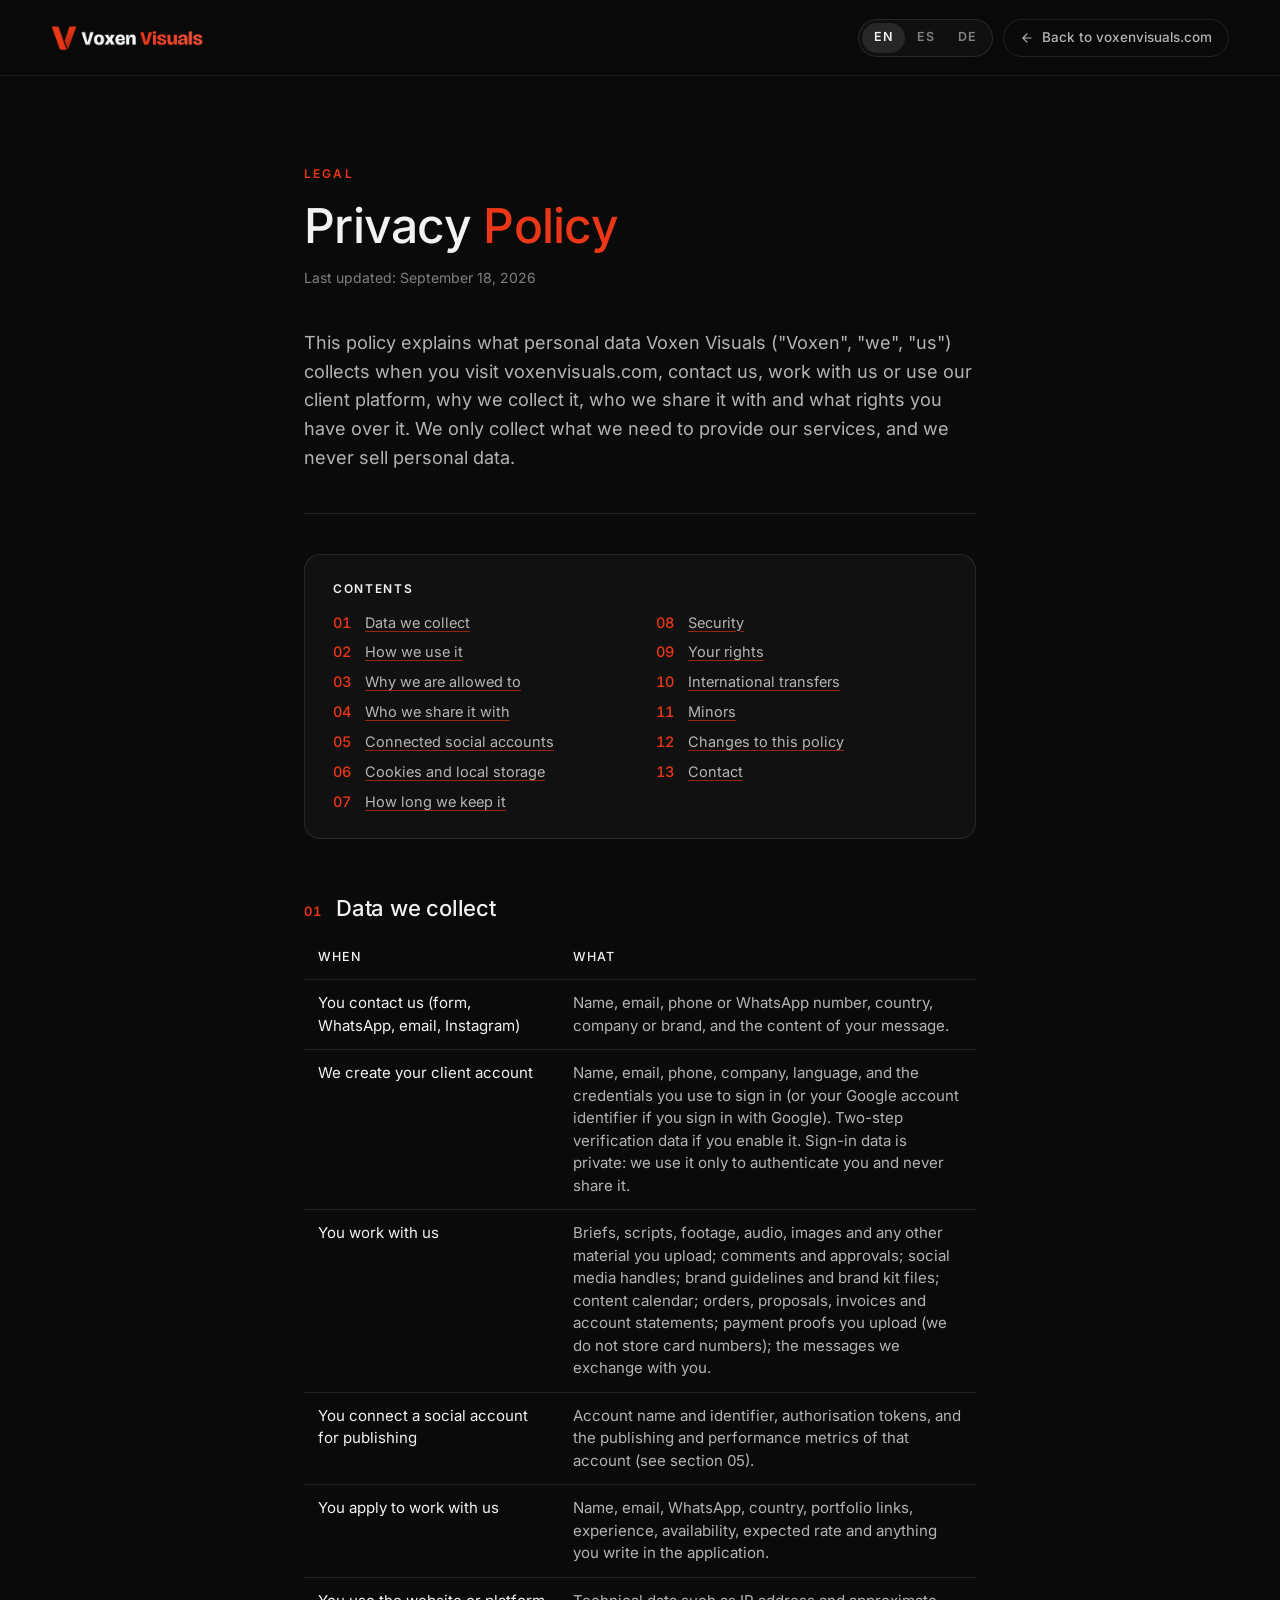
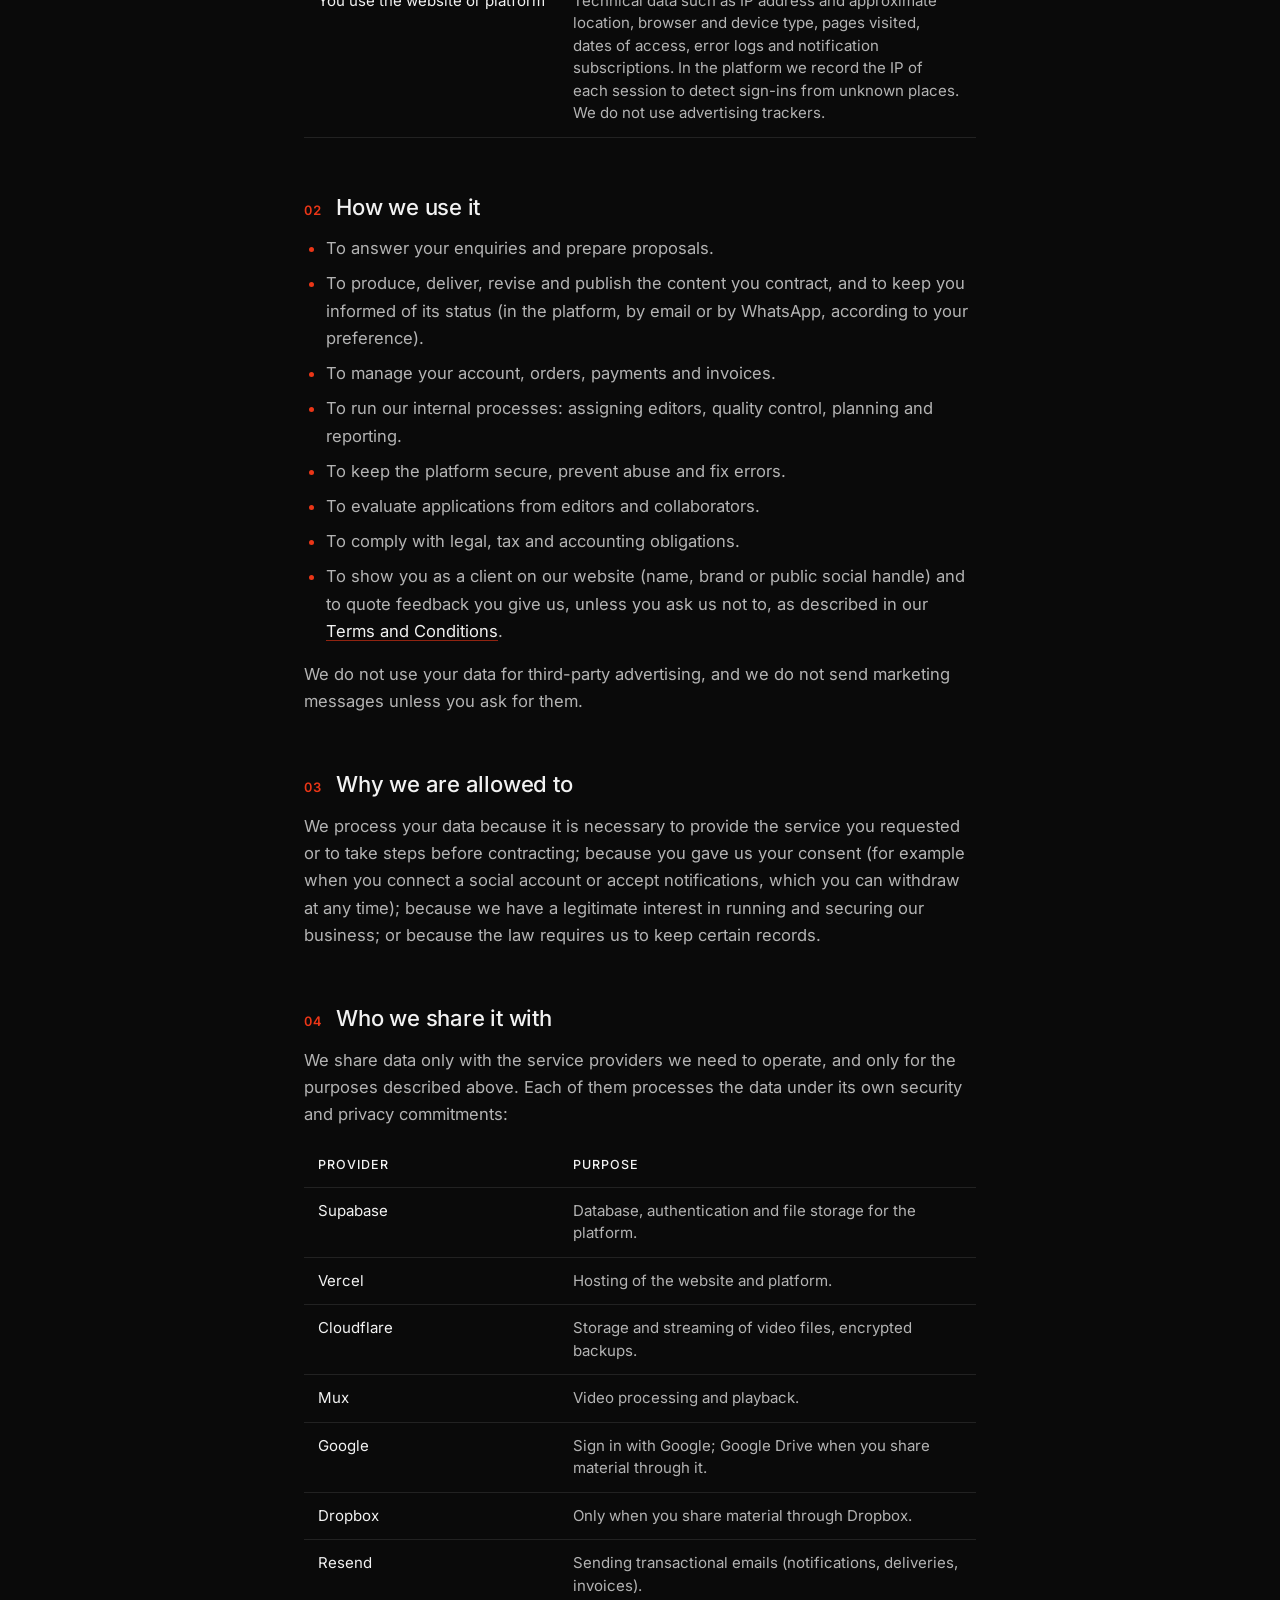
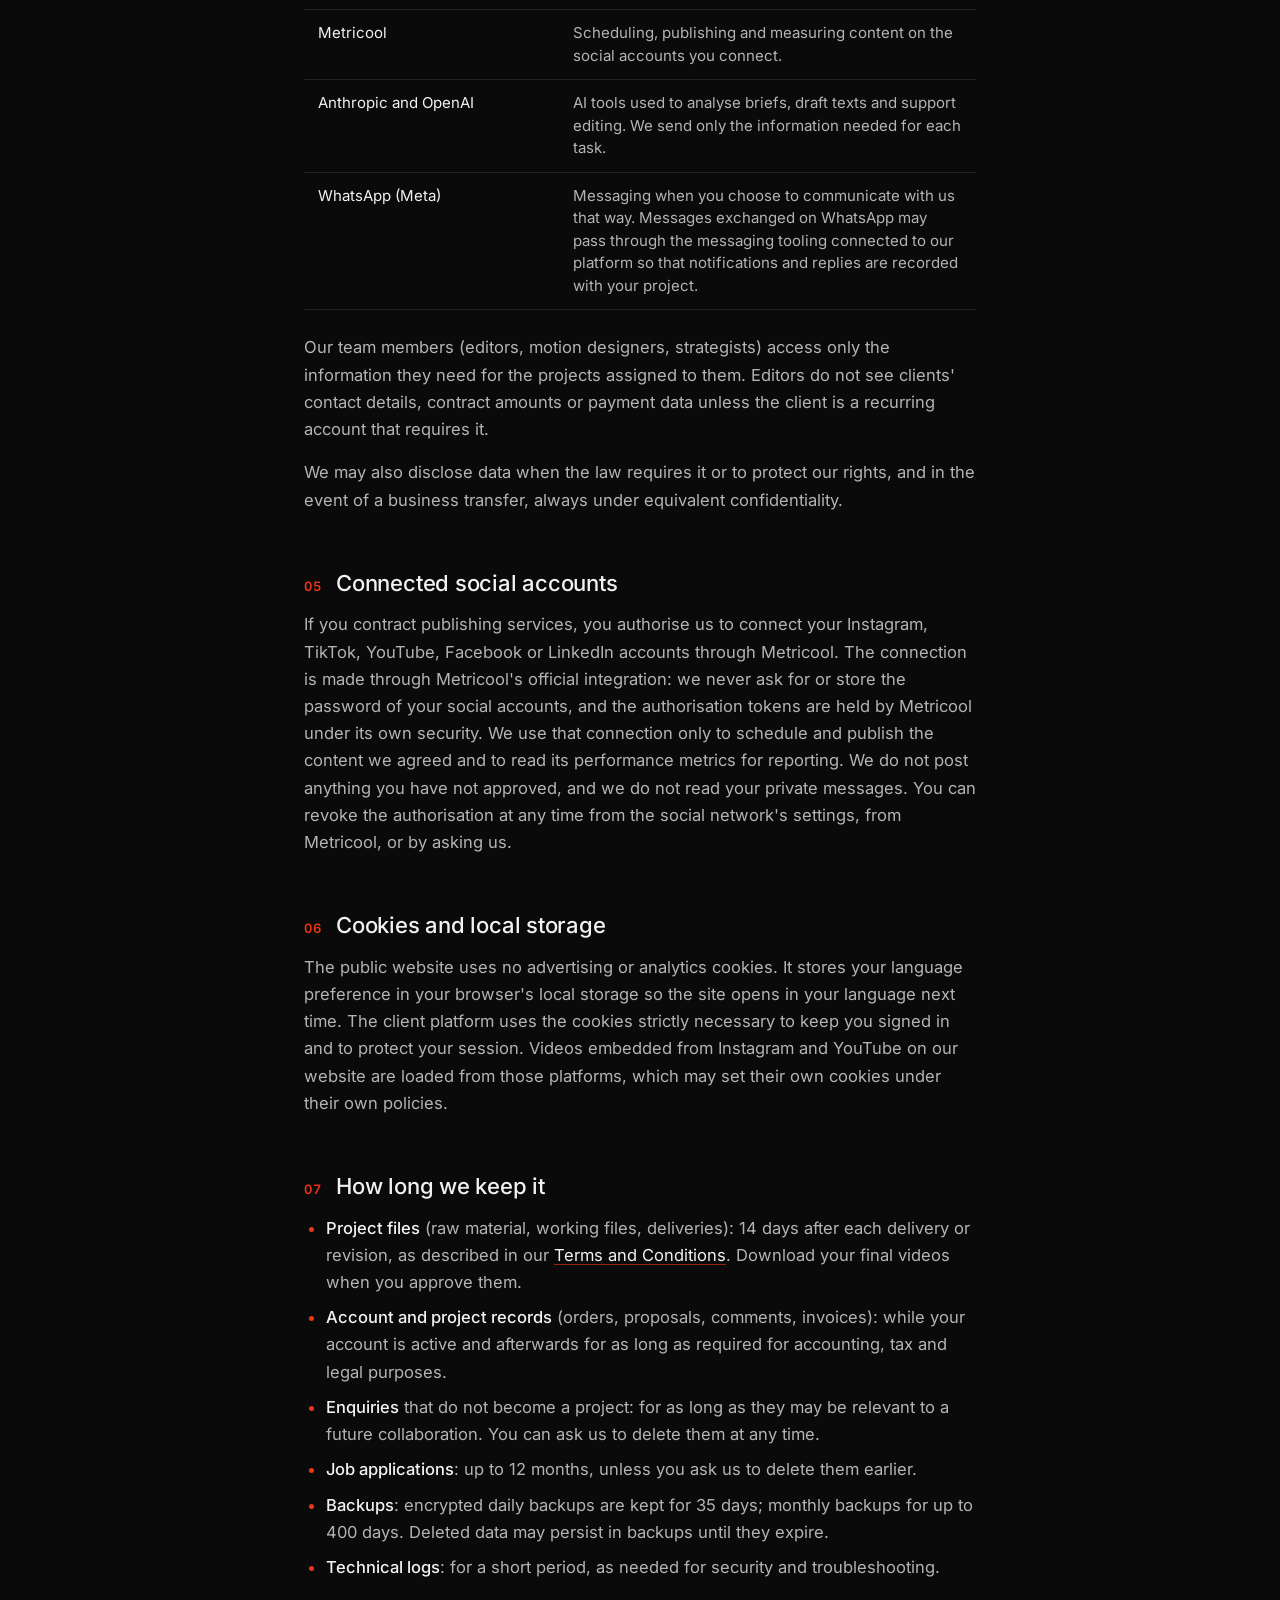
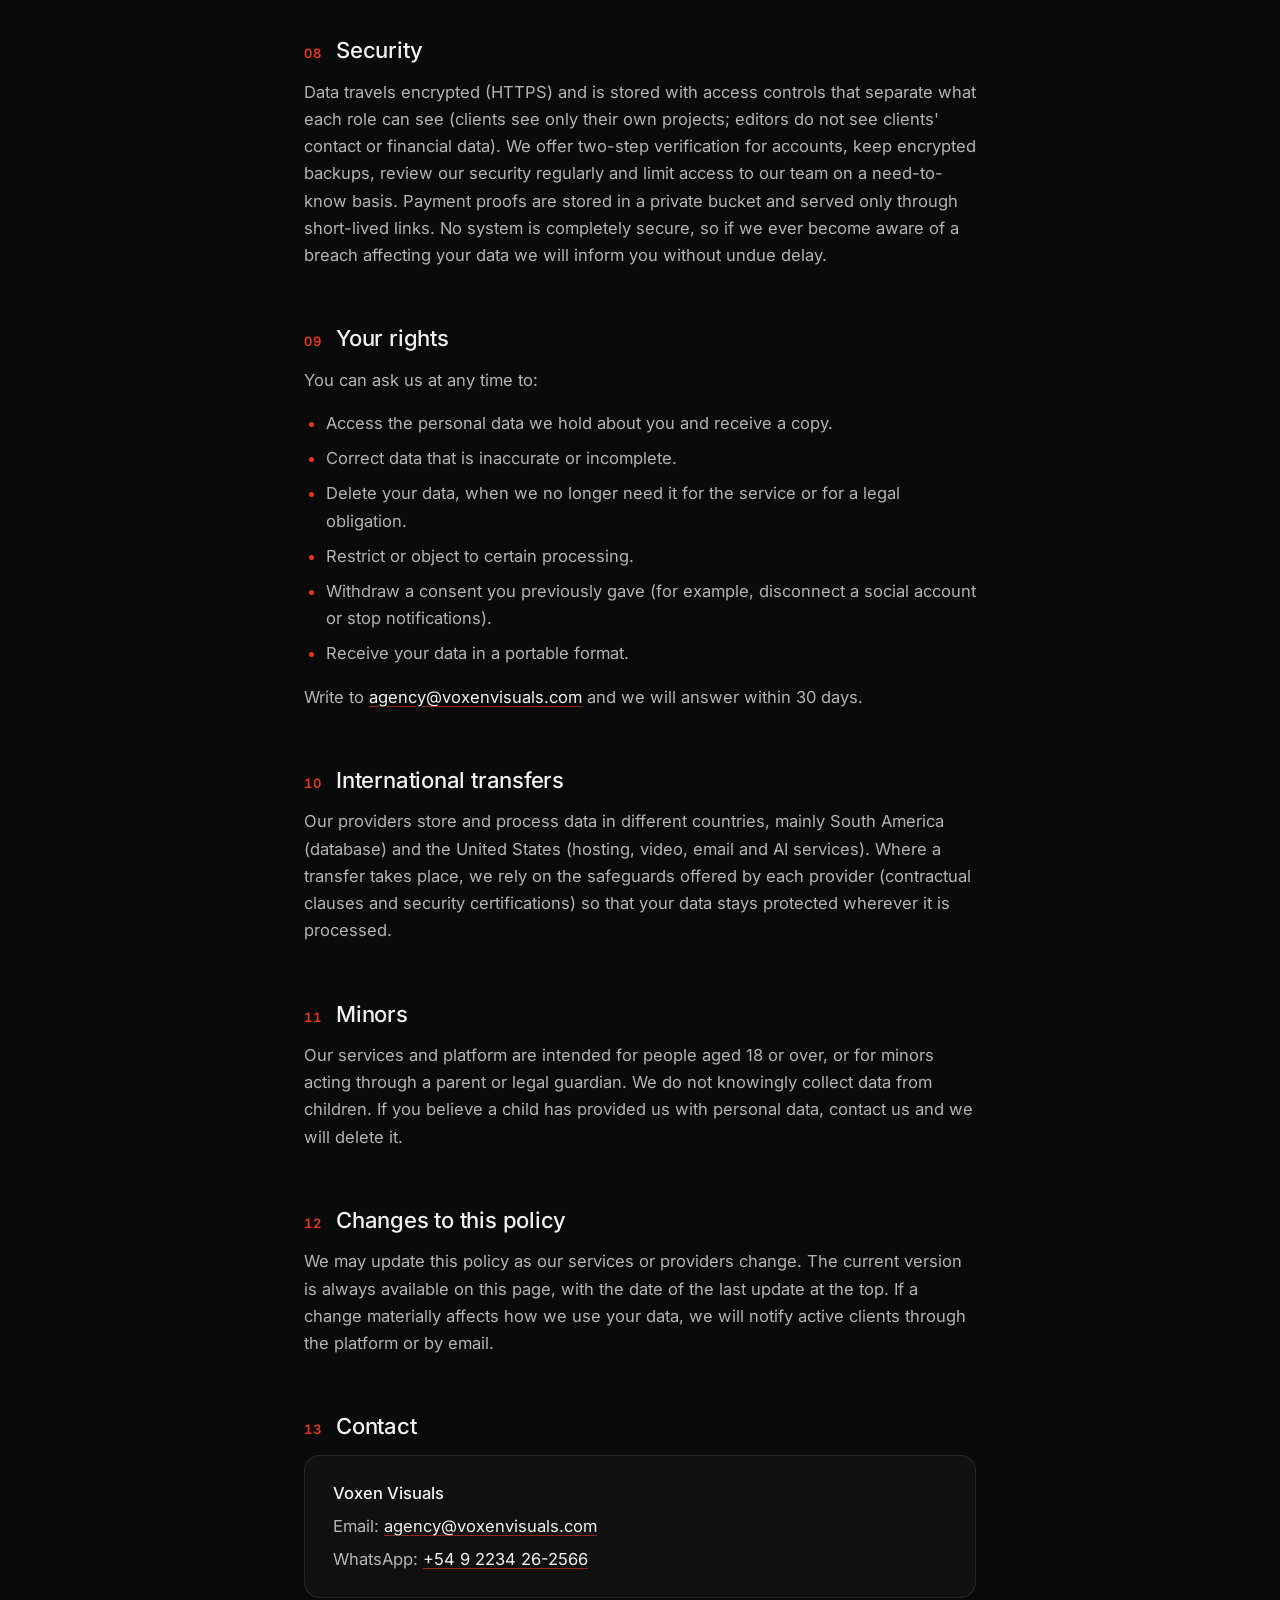
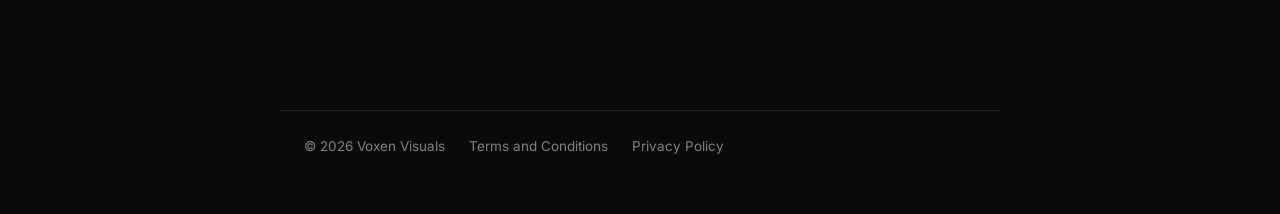
<file: privacidad/index.html>
<!DOCTYPE html>
<html lang="en" data-lang="en">
<head>
<meta charset="utf-8">
<meta name="viewport" content="width=device-width, initial-scale=1">
<title>Privacy Policy · Voxen Visuals</title>
<meta name="description" content="How Voxen Visuals collects, uses, shares and protects personal data on its website and client platform.">
<link rel="icon" type="image/png" sizes="512x512" href="/agencia/images/voxen-icon.png">
<link rel="stylesheet" href="/legal/legal.css">
<script>
/* Idioma antes de pintar (sin parpadeo): ?lang= > preferencia guardada por la
   landing (vx_lang) > idioma del navegador si es es/de > inglés. */
(function(){
  var ok={en:1,es:1,de:1}, l=null;
  try{ var q=new URLSearchParams(location.search).get('lang'); if(q&&ok[q]) l=q; }catch(e){}
  if(!l){ try{ var g=localStorage.getItem('vx_lang'); if(g&&ok[g]) l=g; }catch(e){} }
  if(!l){ var n=(navigator.language||'').slice(0,2).toLowerCase(); l=ok[n]?n:'en'; }
  document.documentElement.setAttribute('data-lang',l); document.documentElement.lang=l;
})();
</script>
</head>
<body>
<header class="vxl-top">
  <a class="vxl-logo" href="/" aria-label="Voxen Visuals"><img src="/agencia/images/voxen-logo.png" alt="Voxen Visuals"></a>
  <div class="vxl-right">
    <div class="vxl-lang" role="group" aria-label="Language">
      <button type="button" data-lang="en" aria-pressed="true">EN</button><button type="button" data-lang="es" aria-pressed="false">ES</button><button type="button" data-lang="de" aria-pressed="false">DE</button>
    </div>
    <a class="vxl-back" href="/"><svg viewBox="0 0 24 24" fill="none" stroke="currentColor" stroke-width="2" stroke-linecap="round" stroke-linejoin="round" aria-hidden="true"><path d="M19 12H5M12 19l-7-7 7-7"/></svg><span class="vxl-l" data-lang="en">Back to voxenvisuals.com</span><span class="vxl-l" data-lang="es">Volver a voxenvisuals.com</span><span class="vxl-l" data-lang="de">Zurück zu voxenvisuals.com</span></a>
  </div>
</header>

<main class="vxl-wrap">
  <div class="vxl-doc" lang="en" data-lang="en">
  <p class="vxl-eyebrow">Legal</p>
  <h1>Privacy <span class="vxl-acento">Policy</span></h1>
  <p class="vxl-fecha">Last updated: September 18, 2026</p>

  <p class="vxl-intro">This policy explains what personal data Voxen Visuals ("Voxen", "we", "us") collects when you visit voxenvisuals.com, contact us, work with us or use our client platform, why we collect it, who we share it with and what rights you have over it. We only collect what we need to provide our services, and we never sell personal data.</p>

  <nav class="vxl-nav" aria-label="Contents">
    <p>Contents</p>
    <ol>
      <li><a href="#data">Data we collect</a></li>
      <li><a href="#use">How we use it</a></li>
      <li><a href="#basis">Why we are allowed to</a></li>
      <li><a href="#sharing">Who we share it with</a></li>
      <li><a href="#social">Connected social accounts</a></li>
      <li><a href="#cookies">Cookies and local storage</a></li>
      <li><a href="#retention">How long we keep it</a></li>
      <li><a href="#security">Security</a></li>
      <li><a href="#rights">Your rights</a></li>
      <li><a href="#transfers">International transfers</a></li>
      <li><a href="#minors">Minors</a></li>
      <li><a href="#changes">Changes to this policy</a></li>
      <li><a href="#contact">Contact</a></li>
    </ol>
  </nav>

  <h2 id="data"><span>01</span>Data we collect</h2>
  <table>
    <thead><tr><th>When</th><th>What</th></tr></thead>
    <tbody>
      <tr><td>You contact us (form, WhatsApp, email, Instagram)</td><td>Name, email, phone or WhatsApp number, country, company or brand, and the content of your message.</td></tr>
      <tr><td>We create your client account</td><td>Name, email, phone, company, language, and the credentials you use to sign in (or your Google account identifier if you sign in with Google). Two-step verification data if you enable it. Sign-in data is private: we use it only to authenticate you and never share it.</td></tr>
      <tr><td>You work with us</td><td>Briefs, scripts, footage, audio, images and any other material you upload; comments and approvals; social media handles; brand guidelines and brand kit files; content calendar; orders, proposals, invoices and account statements; payment proofs you upload (we do not store card numbers); the messages we exchange with you.</td></tr>
      <tr><td>You connect a social account for publishing</td><td>Account name and identifier, authorisation tokens, and the publishing and performance metrics of that account (see section 05).</td></tr>
      <tr><td>You apply to work with us</td><td>Name, email, WhatsApp, country, portfolio links, experience, availability, expected rate and anything you write in the application.</td></tr>
      <tr><td>You use the website or platform</td><td>Technical data such as IP address and approximate location, browser and device type, pages visited, dates of access, error logs and notification subscriptions. In the platform we record the IP of each session to detect sign-ins from unknown places. We do not use advertising trackers.</td></tr>
    </tbody>
  </table>

  <h2 id="use"><span>02</span>How we use it</h2>
  <ul>
    <li>To answer your enquiries and prepare proposals.</li>
    <li>To produce, deliver, revise and publish the content you contract, and to keep you informed of its status (in the platform, by email or by WhatsApp, according to your preference).</li>
    <li>To manage your account, orders, payments and invoices.</li>
    <li>To run our internal processes: assigning editors, quality control, planning and reporting.</li>
    <li>To keep the platform secure, prevent abuse and fix errors.</li>
    <li>To evaluate applications from editors and collaborators.</li>
    <li>To comply with legal, tax and accounting obligations.</li>
    <li>To show you as a client on our website (name, brand or public social handle) and to quote feedback you give us, unless you ask us not to, as described in our <a href="/terminos">Terms and Conditions</a>.</li>
  </ul>
  <p>We do not use your data for third-party advertising, and we do not send marketing messages unless you ask for them.</p>

  <h2 id="basis"><span>03</span>Why we are allowed to</h2>
  <p>We process your data because it is necessary to provide the service you requested or to take steps before contracting; because you gave us your consent (for example when you connect a social account or accept notifications, which you can withdraw at any time); because we have a legitimate interest in running and securing our business; or because the law requires us to keep certain records.</p>

  <h2 id="sharing"><span>04</span>Who we share it with</h2>
  <p>We share data only with the service providers we need to operate, and only for the purposes described above. Each of them processes the data under its own security and privacy commitments:</p>
  <table>
    <thead><tr><th>Provider</th><th>Purpose</th></tr></thead>
    <tbody>
      <tr><td>Supabase</td><td>Database, authentication and file storage for the platform.</td></tr>
      <tr><td>Vercel</td><td>Hosting of the website and platform.</td></tr>
      <tr><td>Cloudflare</td><td>Storage and streaming of video files, encrypted backups.</td></tr>
      <tr><td>Mux</td><td>Video processing and playback.</td></tr>
      <tr><td>Google</td><td>Sign in with Google; Google Drive when you share material through it.</td></tr>
      <tr><td>Dropbox</td><td>Only when you share material through Dropbox.</td></tr>
      <tr><td>Resend</td><td>Sending transactional emails (notifications, deliveries, invoices).</td></tr>
      <tr><td>Metricool</td><td>Scheduling, publishing and measuring content on the social accounts you connect.</td></tr>
      <tr><td>Anthropic and OpenAI</td><td>AI tools used to analyse briefs, draft texts and support editing. We send only the information needed for each task.</td></tr>
      <tr><td>WhatsApp (Meta)</td><td>Messaging when you choose to communicate with us that way. Messages exchanged on WhatsApp may pass through the messaging tooling connected to our platform so that notifications and replies are recorded with your project.</td></tr>
    </tbody>
  </table>
  <p>Our team members (editors, motion designers, strategists) access only the information they need for the projects assigned to them. Editors do not see clients' contact details, contract amounts or payment data unless the client is a recurring account that requires it.</p>
  <p>We may also disclose data when the law requires it or to protect our rights, and in the event of a business transfer, always under equivalent confidentiality.</p>

  <h2 id="social"><span>05</span>Connected social accounts</h2>
  <p>If you contract publishing services, you authorise us to connect your Instagram, TikTok, YouTube, Facebook or LinkedIn accounts through Metricool. The connection is made through Metricool's official integration: we never ask for or store the password of your social accounts, and the authorisation tokens are held by Metricool under its own security. We use that connection only to schedule and publish the content we agreed and to read its performance metrics for reporting. We do not post anything you have not approved, and we do not read your private messages. You can revoke the authorisation at any time from the social network's settings, from Metricool, or by asking us.</p>

  <h2 id="cookies"><span>06</span>Cookies and local storage</h2>
  <p>The public website uses no advertising or analytics cookies. It stores your language preference in your browser's local storage so the site opens in your language next time. The client platform uses the cookies strictly necessary to keep you signed in and to protect your session. Videos embedded from Instagram and YouTube on our website are loaded from those platforms, which may set their own cookies under their own policies.</p>

  <h2 id="retention"><span>07</span>How long we keep it</h2>
  <ul>
    <li><strong>Project files</strong> (raw material, working files, deliveries): 14 days after each delivery or revision, as described in our <a href="/terminos">Terms and Conditions</a>. Download your final videos when you approve them.</li>
    <li><strong>Account and project records</strong> (orders, proposals, comments, invoices): while your account is active and afterwards for as long as required for accounting, tax and legal purposes.</li>
    <li><strong>Enquiries</strong> that do not become a project: for as long as they may be relevant to a future collaboration. You can ask us to delete them at any time.</li>
    <li><strong>Job applications</strong>: up to 12 months, unless you ask us to delete them earlier.</li>
    <li><strong>Backups</strong>: encrypted daily backups are kept for 35 days; monthly backups for up to 400 days. Deleted data may persist in backups until they expire.</li>
    <li><strong>Technical logs</strong>: for a short period, as needed for security and troubleshooting.</li>
  </ul>

  <h2 id="security"><span>08</span>Security</h2>
  <p>Data travels encrypted (HTTPS) and is stored with access controls that separate what each role can see (clients see only their own projects; editors do not see clients' contact or financial data). We offer two-step verification for accounts, keep encrypted backups, review our security regularly and limit access to our team on a need-to-know basis. Payment proofs are stored in a private bucket and served only through short-lived links. No system is completely secure, so if we ever become aware of a breach affecting your data we will inform you without undue delay.</p>

  <h2 id="rights"><span>09</span>Your rights</h2>
  <p>You can ask us at any time to:</p>
  <ul>
    <li>Access the personal data we hold about you and receive a copy.</li>
    <li>Correct data that is inaccurate or incomplete.</li>
    <li>Delete your data, when we no longer need it for the service or for a legal obligation.</li>
    <li>Restrict or object to certain processing.</li>
    <li>Withdraw a consent you previously gave (for example, disconnect a social account or stop notifications).</li>
    <li>Receive your data in a portable format.</li>
  </ul>
  <p>Write to <a href="mailto:agency@voxenvisuals.com">agency@voxenvisuals.com</a> and we will answer within 30 days.</p>

  <h2 id="transfers"><span>10</span>International transfers</h2>
  <p>Our providers store and process data in different countries, mainly South America (database) and the United States (hosting, video, email and AI services). Where a transfer takes place, we rely on the safeguards offered by each provider (contractual clauses and security certifications) so that your data stays protected wherever it is processed.</p>

  <h2 id="minors"><span>11</span>Minors</h2>
  <p>Our services and platform are intended for people aged 18 or over, or for minors acting through a parent or legal guardian. We do not knowingly collect data from children. If you believe a child has provided us with personal data, contact us and we will delete it.</p>

  <h2 id="changes"><span>12</span>Changes to this policy</h2>
  <p>We may update this policy as our services or providers change. The current version is always available on this page, with the date of the last update at the top. If a change materially affects how we use your data, we will notify active clients through the platform or by email.</p>

  <h2 id="contact"><span>13</span>Contact</h2>
  <div class="vxl-contacto">
    <p><strong>Voxen Visuals</strong></p>
    <p>Email: <a href="mailto:agency@voxenvisuals.com">agency@voxenvisuals.com</a></p>
    <p>WhatsApp: <a href="https://wa.me/5492234262566" target="_blank" rel="noopener">+54 9 2234 26-2566</a></p>
  </div>
  </div>
  <div class="vxl-doc" lang="es" data-lang="es">
  <p class="vxl-eyebrow">Legal</p>
  <h1>Política de <span class="vxl-acento">privacidad</span></h1>
  <p class="vxl-fecha">Última actualización: 18 de septiembre de 2026</p>

  <p class="vxl-intro">Esta política explica qué datos personales recopila Voxen Visuals ("Voxen", "nosotros") cuando visitas voxenvisuals.com, nos contactas, trabajas con nosotros o usas nuestra plataforma de clientes, para qué los recopilamos, con quién los compartimos y qué derechos tienes sobre ellos. Solo recopilamos lo necesario para prestar nuestros servicios y nunca vendemos datos personales.</p>

  <nav class="vxl-nav" aria-label="Contenido">
    <p>Contenido</p>
    <ol>
      <li><a href="#data-es">Datos que recopilamos</a></li>
      <li><a href="#use-es">Para qué los usamos</a></li>
      <li><a href="#basis-es">Base para tratarlos</a></li>
      <li><a href="#sharing-es">Con quién los compartimos</a></li>
      <li><a href="#social-es">Redes sociales conectadas</a></li>
      <li><a href="#cookies-es">Cookies y almacenamiento local</a></li>
      <li><a href="#retention-es">Cuánto tiempo los conservamos</a></li>
      <li><a href="#security-es">Seguridad</a></li>
      <li><a href="#rights-es">Tus derechos</a></li>
      <li><a href="#transfers-es">Transferencias internacionales</a></li>
      <li><a href="#minors-es">Menores de edad</a></li>
      <li><a href="#changes-es">Cambios en esta política</a></li>
      <li><a href="#contact-es">Contacto</a></li>
    </ol>
  </nav>

  <h2 id="data-es"><span>01</span>Datos que recopilamos</h2>
  <table>
    <thead><tr><th>Cuándo</th><th>Qué</th></tr></thead>
    <tbody>
      <tr><td>Nos contactas (formulario, WhatsApp, email, Instagram)</td><td>Nombre, email, teléfono o número de WhatsApp, país, empresa o marca, y el contenido de tu mensaje.</td></tr>
      <tr><td>Creamos tu cuenta de cliente</td><td>Nombre, email, teléfono, empresa, idioma y las credenciales con las que inicias sesión (o el identificador de tu cuenta de Google si entras con Google). Datos de verificación en dos pasos si la activas. Los datos de acceso son privados: los usamos solo para autenticarte y nunca los compartimos.</td></tr>
      <tr><td>Trabajas con nosotros</td><td>Briefs, guiones, grabaciones, audio, imágenes y cualquier otro material que subas; comentarios y aprobaciones; usuarios de redes sociales; manual de marca y archivos del brand kit; calendario de contenido; pedidos, propuestas, facturas y estados de cuenta; comprobantes de pago que subas (no guardamos números de tarjeta); los mensajes que intercambiamos contigo.</td></tr>
      <tr><td>Conectas una red social para publicar</td><td>Nombre e identificador de la cuenta, tokens de autorización y las métricas de publicación y rendimiento de esa cuenta (ver sección 05).</td></tr>
      <tr><td>Te postulas para trabajar con nosotros</td><td>Nombre, email, WhatsApp, país, enlaces a tu portfolio, experiencia, disponibilidad, tarifa esperada y todo lo que escribas en la postulación.</td></tr>
      <tr><td>Usas el sitio web o la plataforma</td><td>Datos técnicos como dirección IP y ubicación aproximada, tipo de navegador y dispositivo, páginas visitadas, fechas de acceso, registros de errores y suscripciones a notificaciones. En la plataforma registramos la IP de cada sesión para detectar inicios de sesión desde lugares desconocidos. No usamos rastreadores publicitarios.</td></tr>
    </tbody>
  </table>

  <h2 id="use-es"><span>02</span>Para qué los usamos</h2>
  <ul>
    <li>Para responder tus consultas y preparar propuestas.</li>
    <li>Para producir, entregar, revisar y publicar el contenido que contratas, y mantenerte al tanto de su estado (en la plataforma, por email o por WhatsApp, según tu preferencia).</li>
    <li>Para gestionar tu cuenta, pedidos, pagos y facturas.</li>
    <li>Para nuestros procesos internos: asignación de editores, control de calidad, planificación y reportes.</li>
    <li>Para mantener la plataforma segura, prevenir abusos y corregir errores.</li>
    <li>Para evaluar postulaciones de editores y colaboradores.</li>
    <li>Para cumplir obligaciones legales, fiscales y contables.</li>
    <li>Para mostrarte como cliente en nuestro sitio web (nombre, marca o usuario público en redes) y citar los comentarios que nos des, salvo que nos pidas lo contrario, como se describe en nuestros <a href="/terminos">Términos y condiciones</a>.</li>
  </ul>
  <p>No usamos tus datos para publicidad de terceros y no enviamos mensajes de marketing salvo que los pidas.</p>

  <h2 id="basis-es"><span>03</span>Base para tratarlos</h2>
  <p>Tratamos tus datos porque es necesario para prestarte el servicio que solicitaste o para dar pasos previos a la contratación; porque nos diste tu consentimiento (por ejemplo al conectar una red social o aceptar notificaciones, que puedes retirar en cualquier momento); porque tenemos un interés legítimo en operar y proteger nuestro negocio; o porque la ley nos exige conservar ciertos registros.</p>

  <h2 id="sharing-es"><span>04</span>Con quién los compartimos</h2>
  <p>Compartimos datos solo con los proveedores de servicios que necesitamos para operar, y solo para los fines descritos arriba. Cada uno trata los datos bajo sus propios compromisos de seguridad y privacidad:</p>
  <table>
    <thead><tr><th>Proveedor</th><th>Finalidad</th></tr></thead>
    <tbody>
      <tr><td>Supabase</td><td>Base de datos, autenticación y almacenamiento de archivos de la plataforma.</td></tr>
      <tr><td>Vercel</td><td>Alojamiento del sitio web y la plataforma.</td></tr>
      <tr><td>Cloudflare</td><td>Almacenamiento y streaming de archivos de video, copias de seguridad cifradas.</td></tr>
      <tr><td>Mux</td><td>Procesamiento y reproducción de video.</td></tr>
      <tr><td>Google</td><td>Inicio de sesión con Google; Google Drive cuando compartes material por ese medio.</td></tr>
      <tr><td>Dropbox</td><td>Solo cuando compartes material a través de Dropbox.</td></tr>
      <tr><td>Resend</td><td>Envío de emails transaccionales (notificaciones, entregas, facturas).</td></tr>
      <tr><td>Metricool</td><td>Programación, publicación y medición de contenido en las redes sociales que conectas.</td></tr>
      <tr><td>Anthropic y OpenAI</td><td>Herramientas de IA usadas para analizar briefs, redactar textos y apoyar la edición. Enviamos solo la información necesaria para cada tarea.</td></tr>
      <tr><td>WhatsApp (Meta)</td><td>Mensajería cuando eliges comunicarte con nosotros por ese medio. Los mensajes intercambiados por WhatsApp pueden pasar por la herramienta de mensajería conectada a nuestra plataforma para que las notificaciones y respuestas queden registradas junto a tu proyecto.</td></tr>
    </tbody>
  </table>
  <p>Los miembros de nuestro equipo (editores, motion designers, estrategas) acceden solo a la información que necesitan para los proyectos asignados. Los editores no ven los datos de contacto de los clientes, los montos de los contratos ni los datos de pago, salvo que el cliente sea una cuenta recurrente que lo requiera.</p>
  <p>También podemos revelar datos cuando la ley lo exija o para proteger nuestros derechos, y en caso de una transferencia del negocio, siempre bajo una confidencialidad equivalente.</p>

  <h2 id="social-es"><span>05</span>Redes sociales conectadas</h2>
  <p>Si contratas servicios de publicación, nos autorizas a conectar tus cuentas de Instagram, TikTok, YouTube, Facebook o LinkedIn a través de Metricool. La conexión se hace mediante la integración oficial de Metricool: nunca pedimos ni guardamos la contraseña de tus redes sociales, y los tokens de autorización los custodia Metricool bajo su propia seguridad. Usamos esa conexión solo para programar y publicar el contenido acordado y leer sus métricas de rendimiento para los reportes. No publicamos nada que no hayas aprobado ni leemos tus mensajes privados. Puedes revocar la autorización en cualquier momento desde la configuración de la red social, desde Metricool o pidiéndonoslo.</p>

  <h2 id="cookies-es"><span>06</span>Cookies y almacenamiento local</h2>
  <p>El sitio web público no usa cookies publicitarias ni de analítica. Guarda tu preferencia de idioma en el almacenamiento local de tu navegador para que el sitio se abra en tu idioma la próxima vez. La plataforma de clientes usa las cookies estrictamente necesarias para mantener tu sesión iniciada y protegerla. Los videos de Instagram y YouTube incrustados en nuestro sitio se cargan desde esas plataformas, que pueden instalar sus propias cookies bajo sus propias políticas.</p>

  <h2 id="retention-es"><span>07</span>Cuánto tiempo los conservamos</h2>
  <ul>
    <li><strong>Archivos de proyecto</strong> (material en bruto, archivos de trabajo, entregas): 14 días después de cada entrega o revisión, como se describe en nuestros <a href="/terminos">Términos y condiciones</a>. Descarga tus videos finales cuando los apruebes.</li>
    <li><strong>Registros de cuenta y proyecto</strong> (pedidos, propuestas, comentarios, facturas): mientras tu cuenta esté activa y después durante el tiempo exigido por obligaciones contables, fiscales y legales.</li>
    <li><strong>Consultas</strong> que no se convierten en proyecto: mientras puedan ser relevantes para una futura colaboración. Puedes pedirnos que las eliminemos en cualquier momento.</li>
    <li><strong>Postulaciones</strong>: hasta 12 meses, salvo que pidas eliminarlas antes.</li>
    <li><strong>Copias de seguridad</strong>: las copias diarias cifradas se conservan 35 días; las mensuales hasta 400 días. Los datos eliminados pueden persistir en las copias hasta que venzan.</li>
    <li><strong>Registros técnicos</strong>: por un período breve, el necesario para seguridad y resolución de problemas.</li>
  </ul>

  <h2 id="security-es"><span>08</span>Seguridad</h2>
  <p>Los datos viajan cifrados (HTTPS) y se almacenan con controles de acceso que separan lo que cada rol puede ver (los clientes ven solo sus propios proyectos; los editores no ven datos de contacto ni financieros de los clientes). Ofrecemos verificación en dos pasos para las cuentas, mantenemos copias de seguridad cifradas, revisamos nuestra seguridad periódicamente y limitamos el acceso de nuestro equipo a lo estrictamente necesario. Los comprobantes de pago se guardan en un bucket privado y se sirven solo mediante enlaces de corta duración. Ningún sistema es completamente seguro, así que si alguna vez detectamos una brecha que afecte tus datos te informaremos sin demoras indebidas.</p>

  <h2 id="rights-es"><span>09</span>Tus derechos</h2>
  <p>Puedes pedirnos en cualquier momento:</p>
  <ul>
    <li>Acceder a los datos personales que tenemos sobre ti y recibir una copia.</li>
    <li>Corregir datos inexactos o incompletos.</li>
    <li>Eliminar tus datos, cuando ya no los necesitemos para el servicio o por una obligación legal.</li>
    <li>Limitar u oponerte a ciertos tratamientos.</li>
    <li>Retirar un consentimiento que hayas dado (por ejemplo, desconectar una red social o dejar de recibir notificaciones).</li>
    <li>Recibir tus datos en un formato portable.</li>
  </ul>
  <p>Escríbenos a <a href="mailto:agency@voxenvisuals.com">agency@voxenvisuals.com</a> y te responderemos en un plazo de 30 días.</p>

  <h2 id="transfers-es"><span>10</span>Transferencias internacionales</h2>
  <p>Nuestros proveedores almacenan y procesan datos en distintos países, principalmente Sudamérica (base de datos) y Estados Unidos (alojamiento, video, email y servicios de IA). Cuando hay una transferencia, nos apoyamos en las garantías que ofrece cada proveedor (cláusulas contractuales y certificaciones de seguridad) para que tus datos sigan protegidos donde sea que se procesen.</p>

  <h2 id="minors-es"><span>11</span>Menores de edad</h2>
  <p>Nuestros servicios y plataforma están destinados a personas mayores de 18 años, o a menores que actúen a través de su padre, madre o tutor legal. No recopilamos datos de niños a sabiendas. Si crees que un menor nos proporcionó datos personales, contáctanos y los eliminaremos.</p>

  <h2 id="changes-es"><span>12</span>Cambios en esta política</h2>
  <p>Podemos actualizar esta política a medida que cambien nuestros servicios o proveedores. La versión vigente está siempre disponible en esta página, con la fecha de la última actualización arriba. Si un cambio afecta de forma sustancial cómo usamos tus datos, avisaremos a los clientes activos a través de la plataforma o por email.</p>

  <h2 id="contact-es"><span>13</span>Contacto</h2>
  <div class="vxl-contacto">
    <p><strong>Voxen Visuals</strong></p>
    <p>Email: <a href="mailto:agency@voxenvisuals.com">agency@voxenvisuals.com</a></p>
    <p>WhatsApp: <a href="https://wa.me/5492234262566" target="_blank" rel="noopener">+54 9 2234 26-2566</a></p>
  </div>
  </div>
  <div class="vxl-doc" lang="de" data-lang="de">
  <p class="vxl-eyebrow">Rechtliches</p>
  <h1>Datenschutz<span class="vxl-acento">erklärung</span></h1>
  <p class="vxl-fecha">Zuletzt aktualisiert: 18. September 2026</p>

  <p class="vxl-intro">Diese Erklärung beschreibt, welche personenbezogenen Daten Voxen Visuals („Voxen“, „wir“, „uns“) erhebt, wenn du voxenvisuals.com besuchst, uns kontaktierst, mit uns arbeitest oder unsere Kundenplattform nutzt, warum wir sie erheben, mit wem wir sie teilen und welche Rechte du daran hast. Wir erheben nur, was wir für unsere Leistungen brauchen, und verkaufen niemals personenbezogene Daten.</p>

  <nav class="vxl-nav" aria-label="Inhalt">
    <p>Inhalt</p>
    <ol>
      <li><a href="#data-de">Welche Daten wir erheben</a></li>
      <li><a href="#use-de">Wofür wir sie nutzen</a></li>
      <li><a href="#basis-de">Rechtsgrundlage</a></li>
      <li><a href="#sharing-de">Mit wem wir sie teilen</a></li>
      <li><a href="#social-de">Verbundene Social-Media-Konten</a></li>
      <li><a href="#cookies-de">Cookies und lokaler Speicher</a></li>
      <li><a href="#retention-de">Wie lange wir sie aufbewahren</a></li>
      <li><a href="#security-de">Sicherheit</a></li>
      <li><a href="#rights-de">Deine Rechte</a></li>
      <li><a href="#transfers-de">Internationale Übermittlungen</a></li>
      <li><a href="#minors-de">Minderjährige</a></li>
      <li><a href="#changes-de">Änderungen dieser Erklärung</a></li>
      <li><a href="#contact-de">Kontakt</a></li>
    </ol>
  </nav>

  <h2 id="data-de"><span>01</span>Welche Daten wir erheben</h2>
  <table>
    <thead><tr><th>Wann</th><th>Was</th></tr></thead>
    <tbody>
      <tr><td>Du kontaktierst uns (Formular, WhatsApp, E-Mail, Instagram)</td><td>Name, E-Mail, Telefon- oder WhatsApp-Nummer, Land, Unternehmen oder Marke und der Inhalt deiner Nachricht.</td></tr>
      <tr><td>Wir erstellen dein Kundenkonto</td><td>Name, E-Mail, Telefon, Unternehmen, Sprache und die Zugangsdaten, mit denen du dich anmeldest (oder die Kennung deines Google-Kontos, wenn du dich mit Google anmeldest). Daten zur Zwei-Faktor-Authentifizierung, falls du sie aktivierst. Anmeldedaten sind privat: Wir nutzen sie nur zur Authentifizierung und geben sie nie weiter.</td></tr>
      <tr><td>Du arbeitest mit uns</td><td>Briefings, Skripte, Aufnahmen, Audio, Bilder und jedes andere Material, das du hochlädst; Kommentare und Freigaben; Social-Media-Handles; Markenrichtlinien und Brand-Kit-Dateien; Content-Kalender; Bestellungen, Angebote, Rechnungen und Kontoauszüge; Zahlungsbelege, die du hochlädst (Kartennummern speichern wir nicht); die Nachrichten, die wir mit dir austauschen.</td></tr>
      <tr><td>Du verbindest ein Social-Media-Konto zum Veröffentlichen</td><td>Kontoname und -kennung, Autorisierungs-Tokens sowie die Veröffentlichungs- und Performance-Kennzahlen dieses Kontos (siehe Abschnitt 05).</td></tr>
      <tr><td>Du bewirbst dich bei uns</td><td>Name, E-Mail, WhatsApp, Land, Portfolio-Links, Erfahrung, Verfügbarkeit, gewünschter Satz und alles, was du in der Bewerbung schreibst.</td></tr>
      <tr><td>Du nutzt die Website oder die Plattform</td><td>Technische Daten wie IP-Adresse und ungefährer Standort, Browser- und Gerätetyp, besuchte Seiten, Zugriffsdaten, Fehlerprotokolle und Benachrichtigungsabonnements. In der Plattform speichern wir die IP jeder Sitzung, um Anmeldungen von unbekannten Orten zu erkennen. Wir verwenden keine Werbe-Tracker.</td></tr>
    </tbody>
  </table>

  <h2 id="use-de"><span>02</span>Wofür wir sie nutzen</h2>
  <ul>
    <li>Um deine Anfragen zu beantworten und Angebote zu erstellen.</li>
    <li>Um die von dir beauftragten Inhalte zu produzieren, zu liefern, zu korrigieren und zu veröffentlichen und dich über ihren Status auf dem Laufenden zu halten (in der Plattform, per E-Mail oder per WhatsApp, je nach deiner Präferenz).</li>
    <li>Um dein Konto, deine Bestellungen, Zahlungen und Rechnungen zu verwalten.</li>
    <li>Für unsere internen Abläufe: Zuweisung von Editoren, Qualitätskontrolle, Planung und Reporting.</li>
    <li>Um die Plattform sicher zu halten, Missbrauch zu verhindern und Fehler zu beheben.</li>
    <li>Um Bewerbungen von Editoren und Partnern zu prüfen.</li>
    <li>Um rechtliche, steuerliche und buchhalterische Pflichten zu erfüllen.</li>
    <li>Um dich als Kunden auf unserer Website zu nennen (Name, Marke oder öffentlicher Social-Media-Handle) und dein Feedback zu zitieren, sofern du uns nicht darum bittest, das nicht zu tun, wie in unseren <a href="/terminos">AGB</a> beschrieben.</li>
  </ul>
  <p>Wir nutzen deine Daten nicht für Werbung Dritter und senden keine Marketingnachrichten, es sei denn, du wünschst sie.</p>

  <h2 id="basis-de"><span>03</span>Rechtsgrundlage</h2>
  <p>Wir verarbeiten deine Daten, weil es zur Erbringung der von dir angeforderten Leistung oder für vorvertragliche Schritte erforderlich ist; weil du eingewilligt hast (zum Beispiel beim Verbinden eines Social-Media-Kontos oder beim Akzeptieren von Benachrichtigungen, was du jederzeit widerrufen kannst); weil wir ein berechtigtes Interesse am Betrieb und Schutz unseres Unternehmens haben; oder weil das Gesetz uns verpflichtet, bestimmte Aufzeichnungen aufzubewahren.</p>

  <h2 id="sharing-de"><span>04</span>Mit wem wir sie teilen</h2>
  <p>Wir teilen Daten nur mit den Dienstleistern, die wir für den Betrieb brauchen, und nur für die oben beschriebenen Zwecke. Jeder von ihnen verarbeitet die Daten unter seinen eigenen Sicherheits- und Datenschutzverpflichtungen:</p>
  <table>
    <thead><tr><th>Anbieter</th><th>Zweck</th></tr></thead>
    <tbody>
      <tr><td>Supabase</td><td>Datenbank, Authentifizierung und Dateispeicher der Plattform.</td></tr>
      <tr><td>Vercel</td><td>Hosting der Website und der Plattform.</td></tr>
      <tr><td>Cloudflare</td><td>Speicherung und Streaming von Videodateien, verschlüsselte Backups.</td></tr>
      <tr><td>Mux</td><td>Videoverarbeitung und -wiedergabe.</td></tr>
      <tr><td>Google</td><td>Anmeldung mit Google; Google Drive, wenn du Material darüber teilst.</td></tr>
      <tr><td>Dropbox</td><td>Nur wenn du Material über Dropbox teilst.</td></tr>
      <tr><td>Resend</td><td>Versand von Transaktions-E-Mails (Benachrichtigungen, Lieferungen, Rechnungen).</td></tr>
      <tr><td>Metricool</td><td>Planung, Veröffentlichung und Messung von Inhalten auf den Social-Media-Konten, die du verbindest.</td></tr>
      <tr><td>Anthropic und OpenAI</td><td>KI-Tools zur Analyse von Briefings, zum Entwerfen von Texten und zur Unterstützung des Schnitts. Wir senden nur die für die jeweilige Aufgabe nötigen Informationen.</td></tr>
      <tr><td>WhatsApp (Meta)</td><td>Messaging, wenn du dich entscheidest, auf diesem Weg mit uns zu kommunizieren. Über WhatsApp ausgetauschte Nachrichten können über das mit unserer Plattform verbundene Messaging-Tool laufen, damit Benachrichtigungen und Antworten bei deinem Projekt gespeichert werden.</td></tr>
    </tbody>
  </table>
  <p>Unsere Teammitglieder (Editoren, Motion Designer, Strategen) greifen nur auf die Informationen zu, die sie für die ihnen zugewiesenen Projekte brauchen. Editoren sehen weder Kontaktdaten der Kunden noch Vertragsbeträge oder Zahlungsdaten, es sei denn, der Kunde ist ein Stammkunde, bei dem das nötig ist.</p>
  <p>Wir können Daten auch offenlegen, wenn das Gesetz es verlangt oder um unsere Rechte zu schützen, sowie im Fall einer Unternehmensübertragung, stets unter gleichwertiger Vertraulichkeit.</p>

  <h2 id="social-de"><span>05</span>Verbundene Social-Media-Konten</h2>
  <p>Wenn du Veröffentlichungsleistungen beauftragst, ermächtigst du uns, deine Instagram-, TikTok-, YouTube-, Facebook- oder LinkedIn-Konten über Metricool zu verbinden. Die Verbindung erfolgt über die offizielle Integration von Metricool: Wir fragen nie nach dem Passwort deiner Social-Media-Konten und speichern es auch nicht; die Autorisierungs-Tokens werden von Metricool unter dessen eigener Sicherheit verwahrt. Wir nutzen diese Verbindung nur, um die vereinbarten Inhalte zu planen und zu veröffentlichen und ihre Performance-Kennzahlen für das Reporting auszulesen. Wir veröffentlichen nichts, was du nicht freigegeben hast, und lesen keine privaten Nachrichten. Du kannst die Ermächtigung jederzeit in den Einstellungen des sozialen Netzwerks, bei Metricool oder auf Anfrage bei uns widerrufen.</p>

  <h2 id="cookies-de"><span>06</span>Cookies und lokaler Speicher</h2>
  <p>Die öffentliche Website verwendet keine Werbe- oder Analyse-Cookies. Sie speichert deine Sprachpräferenz im lokalen Speicher deines Browsers, damit die Seite beim nächsten Mal in deiner Sprache öffnet. Die Kundenplattform verwendet die unbedingt erforderlichen Cookies, um dich angemeldet zu halten und deine Sitzung zu schützen. Auf unserer Website eingebettete Videos von Instagram und YouTube werden von diesen Plattformen geladen, die eigene Cookies nach ihren eigenen Richtlinien setzen können.</p>

  <h2 id="retention-de"><span>07</span>Wie lange wir sie aufbewahren</h2>
  <ul>
    <li><strong>Projektdateien</strong> (Rohmaterial, Arbeitsdateien, Lieferungen): 14 Tage nach jeder Lieferung oder Korrektur, wie in unseren <a href="/terminos">AGB</a> beschrieben. Lade deine finalen Videos herunter, sobald du sie freigibst.</li>
    <li><strong>Konto- und Projektunterlagen</strong> (Bestellungen, Angebote, Kommentare, Rechnungen): solange dein Konto aktiv ist und danach so lange, wie es für Buchhaltung, Steuern und gesetzliche Zwecke erforderlich ist.</li>
    <li><strong>Anfragen</strong>, aus denen kein Projekt wird: solange sie für eine künftige Zusammenarbeit relevant sein können. Du kannst uns jederzeit bitten, sie zu löschen.</li>
    <li><strong>Bewerbungen</strong>: bis zu 12 Monate, sofern du nicht früher um Löschung bittest.</li>
    <li><strong>Backups</strong>: verschlüsselte tägliche Backups werden 35 Tage aufbewahrt, monatliche Backups bis zu 400 Tage. Gelöschte Daten können in Backups bestehen bleiben, bis diese ablaufen.</li>
    <li><strong>Technische Protokolle</strong>: für einen kurzen Zeitraum, soweit für Sicherheit und Fehlerbehebung nötig.</li>
  </ul>

  <h2 id="security-de"><span>08</span>Sicherheit</h2>
  <p>Daten werden verschlüsselt übertragen (HTTPS) und mit Zugriffskontrollen gespeichert, die trennen, was jede Rolle sehen darf (Kunden sehen nur ihre eigenen Projekte; Editoren sehen keine Kontakt- oder Finanzdaten der Kunden). Wir bieten Zwei-Faktor-Authentifizierung für Konten an, führen verschlüsselte Backups, überprüfen unsere Sicherheit regelmäßig und beschränken den Zugriff unseres Teams auf das Notwendige. Zahlungsbelege werden in einem privaten Bucket gespeichert und nur über kurzlebige Links bereitgestellt. Kein System ist vollkommen sicher; sollten wir je von einer Verletzung erfahren, die deine Daten betrifft, informieren wir dich ohne unangemessene Verzögerung.</p>

  <h2 id="rights-de"><span>09</span>Deine Rechte</h2>
  <p>Du kannst uns jederzeit bitten:</p>
  <ul>
    <li>Auskunft über die personenbezogenen Daten zu erhalten, die wir über dich gespeichert haben, und eine Kopie zu bekommen.</li>
    <li>Unrichtige oder unvollständige Daten zu berichtigen.</li>
    <li>Deine Daten zu löschen, wenn wir sie nicht mehr für die Leistung oder eine gesetzliche Pflicht benötigen.</li>
    <li>Bestimmte Verarbeitungen einzuschränken oder ihnen zu widersprechen.</li>
    <li>Eine erteilte Einwilligung zu widerrufen (zum Beispiel ein Social-Media-Konto zu trennen oder Benachrichtigungen zu beenden).</li>
    <li>Deine Daten in einem übertragbaren Format zu erhalten.</li>
  </ul>
  <p>Schreib an <a href="mailto:agency@voxenvisuals.com">agency@voxenvisuals.com</a>; wir antworten innerhalb von 30 Tagen.</p>

  <h2 id="transfers-de"><span>10</span>Internationale Übermittlungen</h2>
  <p>Unsere Anbieter speichern und verarbeiten Daten in verschiedenen Ländern, vor allem in Südamerika (Datenbank) und in den USA (Hosting, Video, E-Mail und KI-Dienste). Wo eine Übermittlung stattfindet, stützen wir uns auf die Garantien des jeweiligen Anbieters (Vertragsklauseln und Sicherheitszertifizierungen), damit deine Daten überall geschützt bleiben, wo sie verarbeitet werden.</p>

  <h2 id="minors-de"><span>11</span>Minderjährige</h2>
  <p>Unsere Leistungen und unsere Plattform richten sich an Personen ab 18 Jahren oder an Minderjährige, die über einen Elternteil oder gesetzlichen Vormund handeln. Wir erheben wissentlich keine Daten von Kindern. Wenn du glaubst, dass ein Kind uns personenbezogene Daten übermittelt hat, kontaktiere uns und wir löschen sie.</p>

  <h2 id="changes-de"><span>12</span>Änderungen dieser Erklärung</h2>
  <p>Wir können diese Erklärung aktualisieren, wenn sich unsere Leistungen oder Anbieter ändern. Die aktuelle Version ist immer auf dieser Seite verfügbar, mit dem Datum der letzten Aktualisierung oben. Wenn eine Änderung wesentlich beeinflusst, wie wir deine Daten nutzen, benachrichtigen wir aktive Kunden über die Plattform oder per E-Mail.</p>

  <h2 id="contact-de"><span>13</span>Kontakt</h2>
  <div class="vxl-contacto">
    <p><strong>Voxen Visuals</strong></p>
    <p>E-Mail: <a href="mailto:agency@voxenvisuals.com">agency@voxenvisuals.com</a></p>
    <p>WhatsApp: <a href="https://wa.me/5492234262566" target="_blank" rel="noopener">+54 9 2234 26-2566</a></p>
  </div>
  </div>
</main>

<footer class="vxl-foot">
  <span>© 2026 Voxen Visuals</span>
  <a class="vxl-l" data-lang="en" href="/terminos">Terms and Conditions</a><a class="vxl-l" data-lang="es" href="/terminos">Términos y condiciones</a><a class="vxl-l" data-lang="de" href="/terminos">AGB</a>
  <a class="vxl-l" data-lang="en" href="/privacidad">Privacy Policy</a><a class="vxl-l" data-lang="es" href="/privacidad">Política de privacidad</a><a class="vxl-l" data-lang="de" href="/privacidad">Datenschutzerklärung</a>
</footer>
<script>
(function(){
  var T={en:'Privacy Policy · Voxen Visuals',es:'Política de privacidad · Voxen Visuals',de:'Datenschutzerklärung · Voxen Visuals'};
  var D={en:'How Voxen Visuals collects, uses, shares and protects personal data on its website and client platform.',es:'Cómo Voxen Visuals recopila, usa, comparte y protege los datos personales en su sitio web y plataforma de clientes.',de:'Wie Voxen Visuals personenbezogene Daten auf seiner Website und Kundenplattform erhebt, nutzt, teilt und schützt.'};
  var sel=document.querySelector('.vxl-lang');
  function aplicar(l){
    document.documentElement.setAttribute('data-lang',l); document.documentElement.lang=l;
    document.title=T[l];
    var md=document.querySelector('meta[name="description"]'); if(md) md.setAttribute('content',D[l]);
    var bs=sel.querySelectorAll('button'); for(var i=0;i<bs.length;i++) bs[i].setAttribute('aria-pressed', bs[i].getAttribute('data-lang')===l?'true':'false');
  }
  aplicar(document.documentElement.getAttribute('data-lang')||'en');
  sel.addEventListener('click',function(e){
    var b=e.target.closest('button[data-lang]'); if(!b) return;
    var l=b.getAttribute('data-lang');
    try{ localStorage.setItem('vx_lang',l); }catch(x){}
    aplicar(l);
  });
})();
</script>
</body>
</html>
</file>
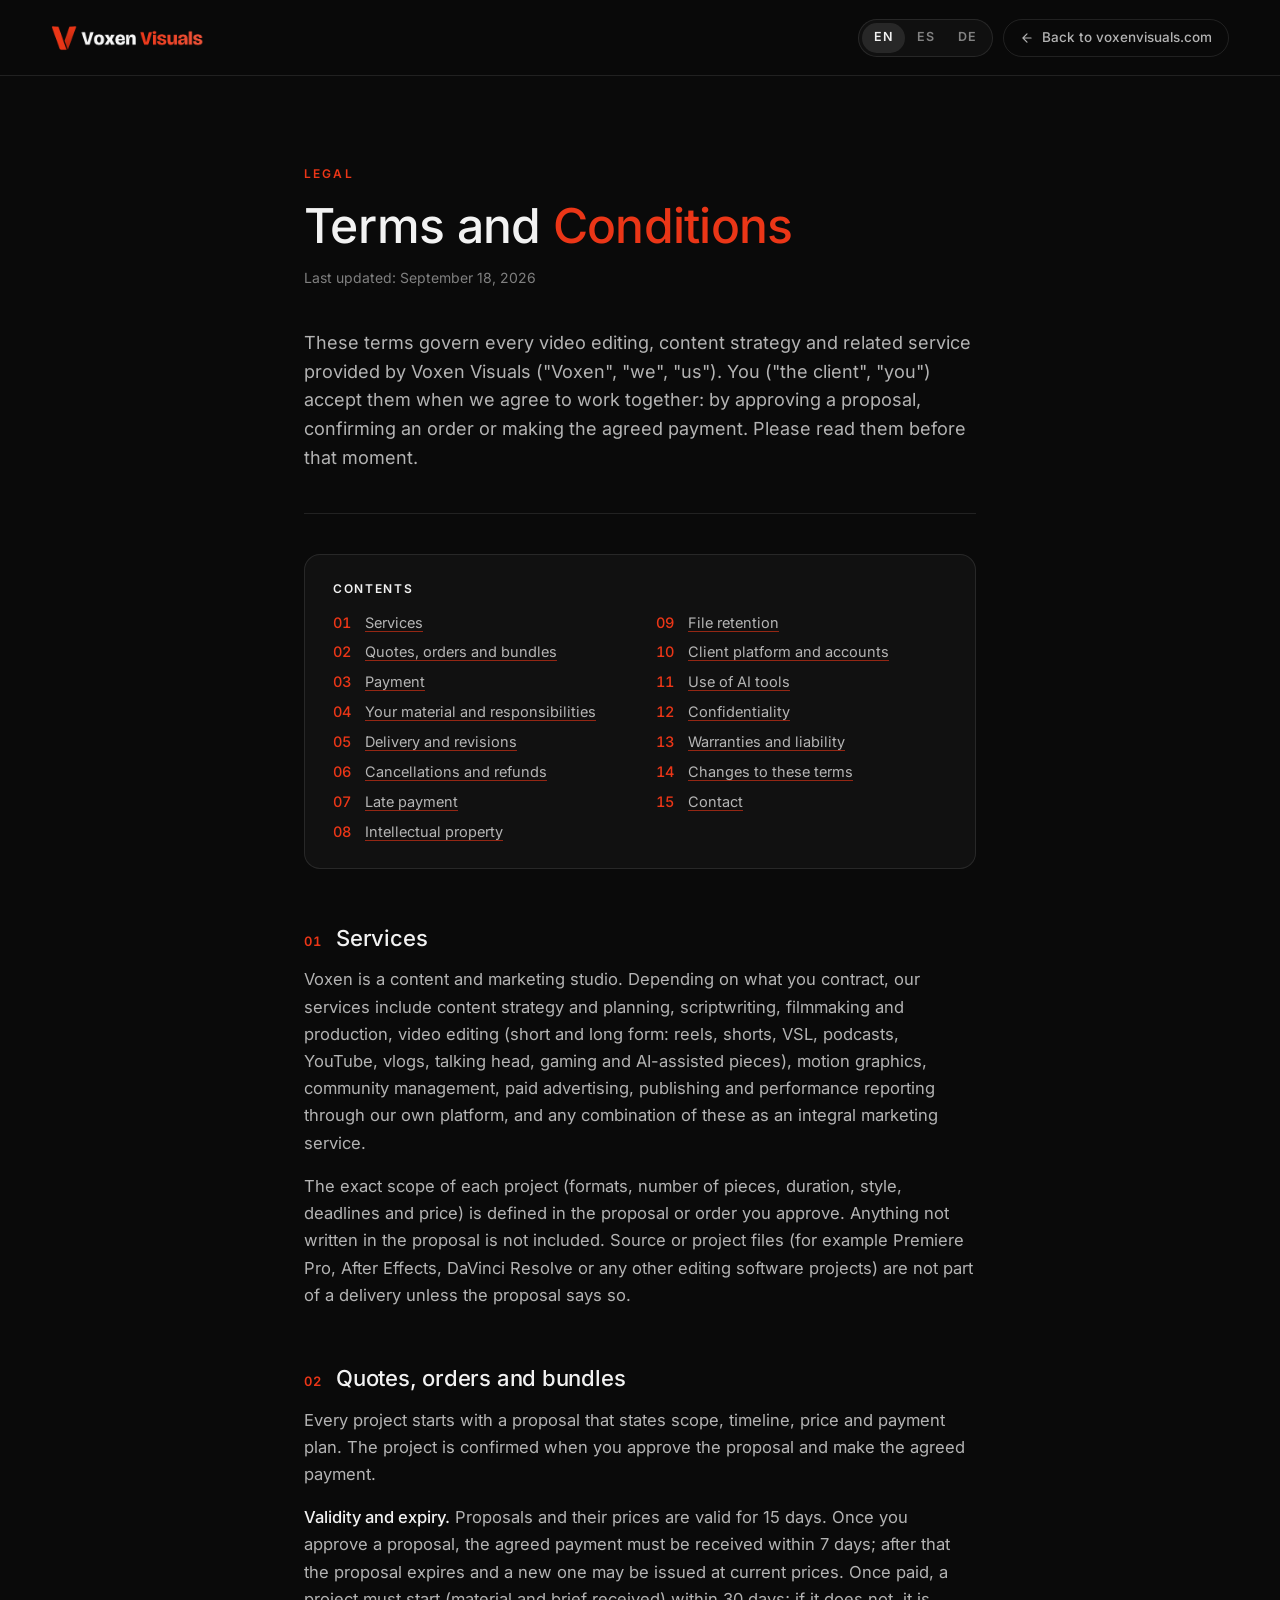
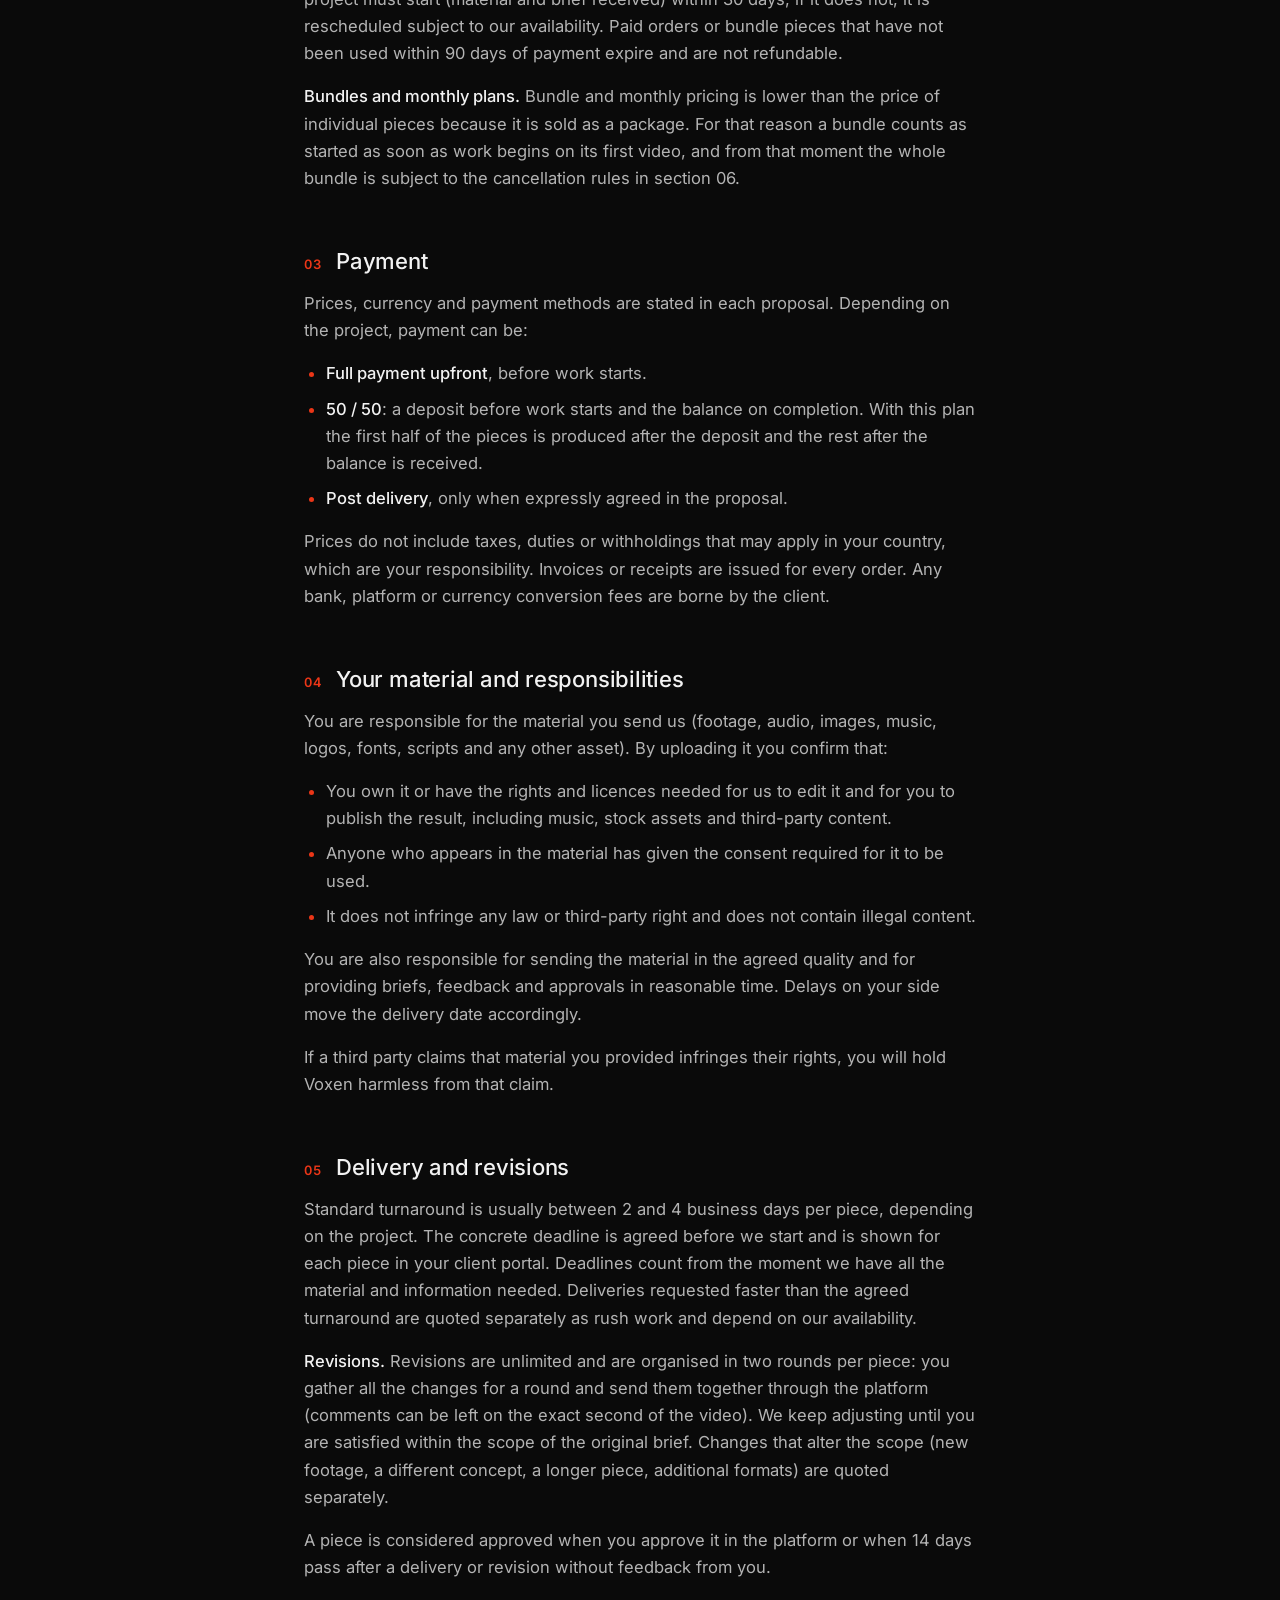
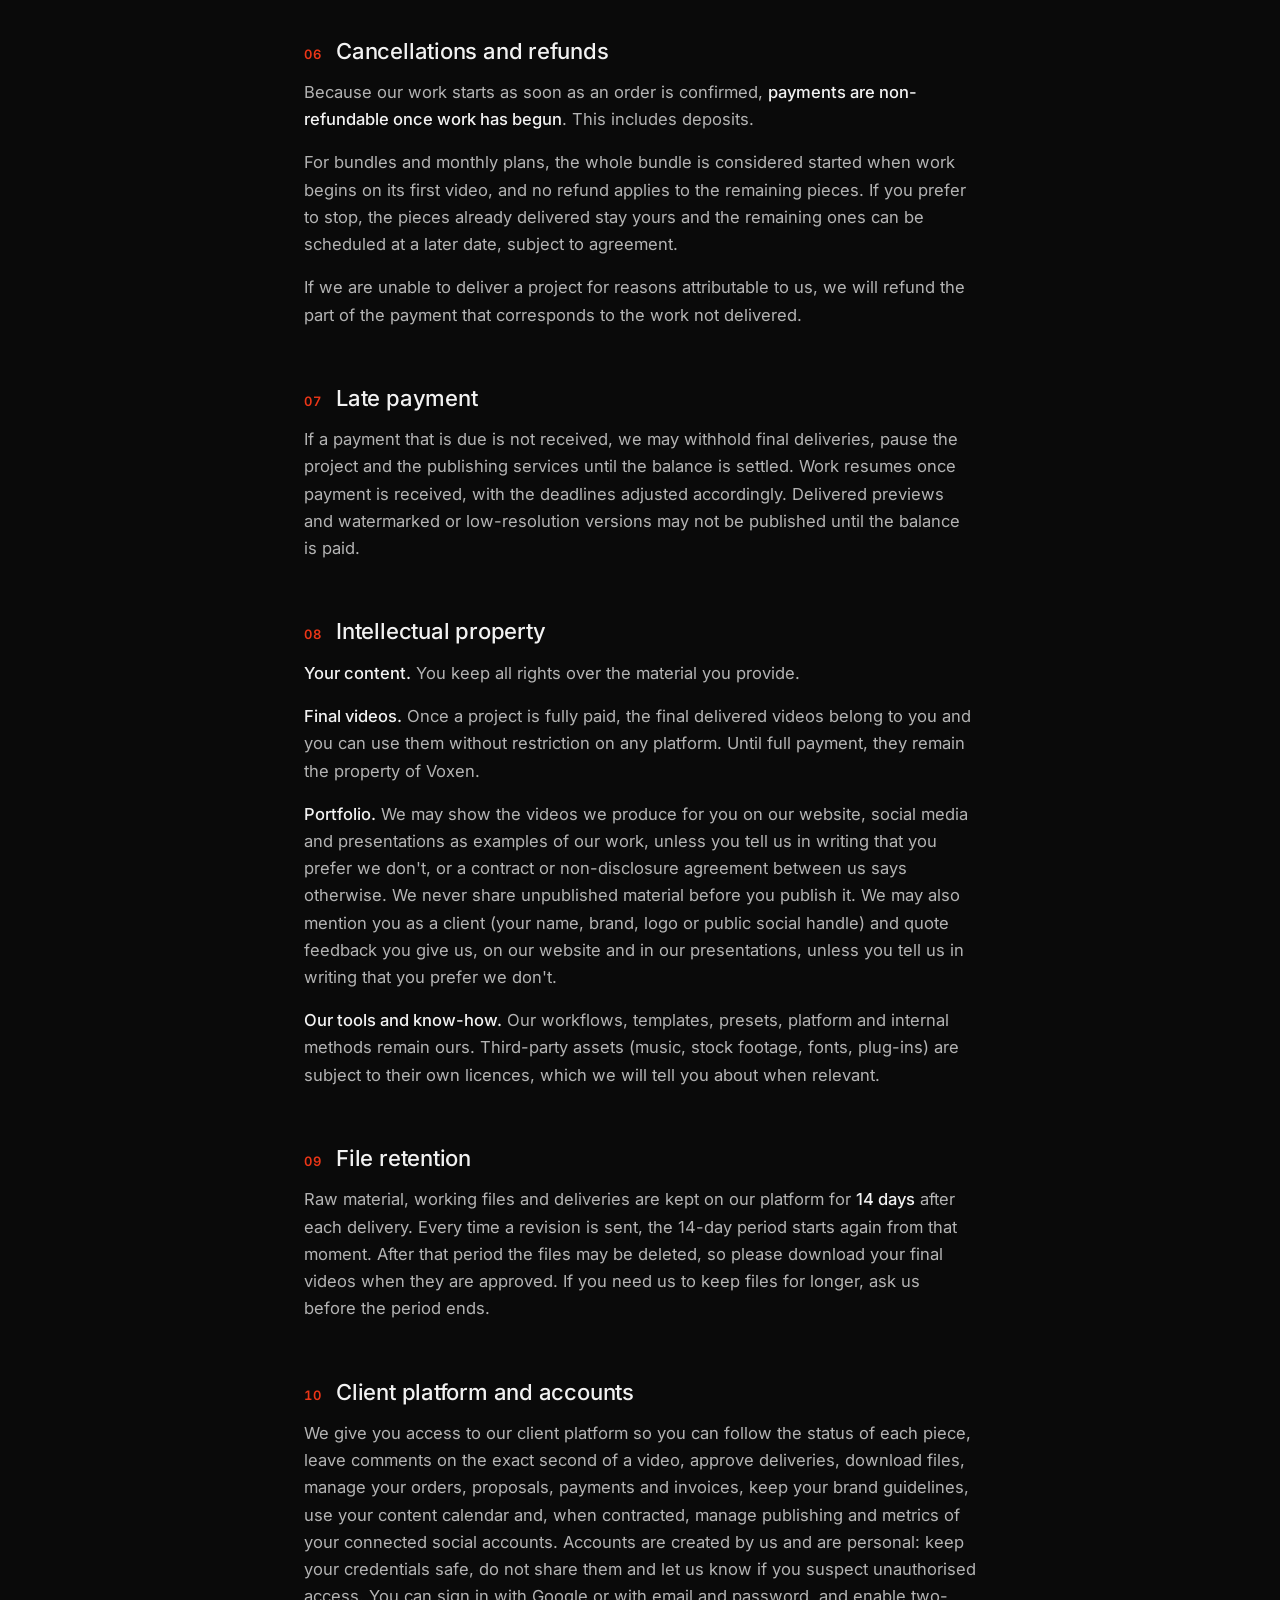
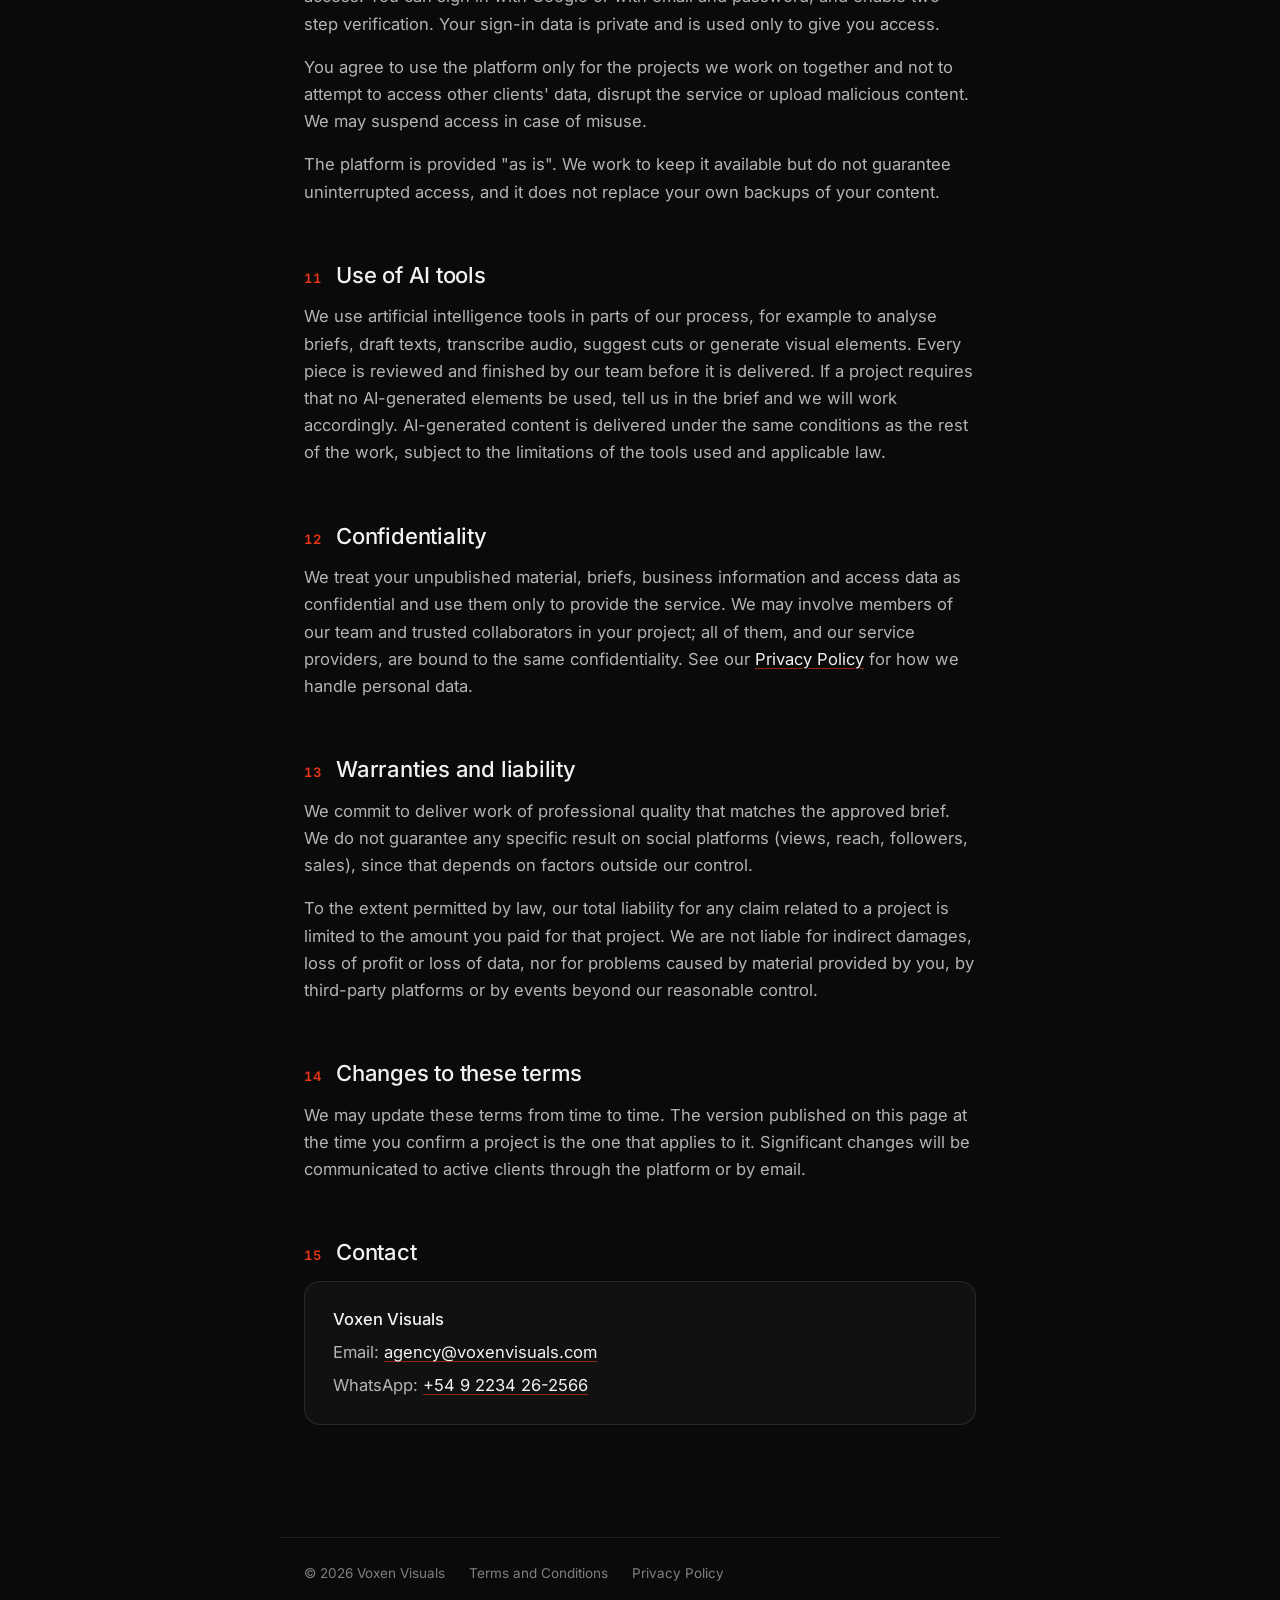
<file: terminos/index.html>
<!DOCTYPE html>
<html lang="en" data-lang="en">
<head>
<meta charset="utf-8">
<meta name="viewport" content="width=device-width, initial-scale=1">
<title>Terms and Conditions · Voxen Visuals</title>
<meta name="description" content="Terms and conditions for video editing and content strategy services provided by Voxen Visuals.">
<link rel="icon" type="image/png" sizes="512x512" href="/agencia/images/voxen-icon.png">
<link rel="stylesheet" href="/legal/legal.css">
<script>
/* Idioma antes de pintar (sin parpadeo): ?lang= > preferencia guardada por la
   landing (vx_lang) > idioma del navegador si es es/de > inglés. */
(function(){
  var ok={en:1,es:1,de:1}, l=null;
  try{ var q=new URLSearchParams(location.search).get('lang'); if(q&&ok[q]) l=q; }catch(e){}
  if(!l){ try{ var g=localStorage.getItem('vx_lang'); if(g&&ok[g]) l=g; }catch(e){} }
  if(!l){ var n=(navigator.language||'').slice(0,2).toLowerCase(); l=ok[n]?n:'en'; }
  document.documentElement.setAttribute('data-lang',l); document.documentElement.lang=l;
})();
</script>
</head>
<body>
<header class="vxl-top">
  <a class="vxl-logo" href="/" aria-label="Voxen Visuals"><img src="/agencia/images/voxen-logo.png" alt="Voxen Visuals"></a>
  <div class="vxl-right">
    <div class="vxl-lang" role="group" aria-label="Language">
      <button type="button" data-lang="en" aria-pressed="true">EN</button><button type="button" data-lang="es" aria-pressed="false">ES</button><button type="button" data-lang="de" aria-pressed="false">DE</button>
    </div>
    <a class="vxl-back" href="/"><svg viewBox="0 0 24 24" fill="none" stroke="currentColor" stroke-width="2" stroke-linecap="round" stroke-linejoin="round" aria-hidden="true"><path d="M19 12H5M12 19l-7-7 7-7"/></svg><span class="vxl-l" data-lang="en">Back to voxenvisuals.com</span><span class="vxl-l" data-lang="es">Volver a voxenvisuals.com</span><span class="vxl-l" data-lang="de">Zurück zu voxenvisuals.com</span></a>
  </div>
</header>

<main class="vxl-wrap">
  <div class="vxl-doc" lang="en" data-lang="en">
  <p class="vxl-eyebrow">Legal</p>
  <h1>Terms and <span class="vxl-acento">Conditions</span></h1>
  <p class="vxl-fecha">Last updated: September 18, 2026</p>

  <p class="vxl-intro">These terms govern every video editing, content strategy and related service provided by Voxen Visuals ("Voxen", "we", "us"). You ("the client", "you") accept them when we agree to work together: by approving a proposal, confirming an order or making the agreed payment. Please read them before that moment.</p>

  <nav class="vxl-nav" aria-label="Contents">
    <p>Contents</p>
    <ol>
      <li><a href="#services">Services</a></li>
      <li><a href="#quotes">Quotes, orders and bundles</a></li>
      <li><a href="#payment">Payment</a></li>
      <li><a href="#material">Your material and responsibilities</a></li>
      <li><a href="#delivery">Delivery and revisions</a></li>
      <li><a href="#cancellation">Cancellations and refunds</a></li>
      <li><a href="#late">Late payment</a></li>
      <li><a href="#ip">Intellectual property</a></li>
      <li><a href="#files">File retention</a></li>
      <li><a href="#platform">Client platform and accounts</a></li>
      <li><a href="#ai">Use of AI tools</a></li>
      <li><a href="#confidentiality">Confidentiality</a></li>
      <li><a href="#liability">Warranties and liability</a></li>
      <li><a href="#changes">Changes to these terms</a></li>
      <li><a href="#contact">Contact</a></li>
    </ol>
  </nav>

  <h2 id="services"><span>01</span>Services</h2>
  <p>Voxen is a content and marketing studio. Depending on what you contract, our services include content strategy and planning, scriptwriting, filmmaking and production, video editing (short and long form: reels, shorts, VSL, podcasts, YouTube, vlogs, talking head, gaming and AI-assisted pieces), motion graphics, community management, paid advertising, publishing and performance reporting through our own platform, and any combination of these as an integral marketing service.</p>
  <p>The exact scope of each project (formats, number of pieces, duration, style, deadlines and price) is defined in the proposal or order you approve. Anything not written in the proposal is not included. Source or project files (for example Premiere Pro, After Effects, DaVinci Resolve or any other editing software projects) are not part of a delivery unless the proposal says so.</p>

  <h2 id="quotes"><span>02</span>Quotes, orders and bundles</h2>
  <p>Every project starts with a proposal that states scope, timeline, price and payment plan. The project is confirmed when you approve the proposal and make the agreed payment.</p>
  <p><strong>Validity and expiry.</strong> Proposals and their prices are valid for 15 days. Once you approve a proposal, the agreed payment must be received within 7 days; after that the proposal expires and a new one may be issued at current prices. Once paid, a project must start (material and brief received) within 30 days; if it does not, it is rescheduled subject to our availability. Paid orders or bundle pieces that have not been used within 90 days of payment expire and are not refundable.</p>
  <p><strong>Bundles and monthly plans.</strong> Bundle and monthly pricing is lower than the price of individual pieces because it is sold as a package. For that reason a bundle counts as started as soon as work begins on its first video, and from that moment the whole bundle is subject to the cancellation rules in section 06.</p>

  <h2 id="payment"><span>03</span>Payment</h2>
  <p>Prices, currency and payment methods are stated in each proposal. Depending on the project, payment can be:</p>
  <ul>
    <li><strong>Full payment upfront</strong>, before work starts.</li>
    <li><strong>50 / 50</strong>: a deposit before work starts and the balance on completion. With this plan the first half of the pieces is produced after the deposit and the rest after the balance is received.</li>
    <li><strong>Post delivery</strong>, only when expressly agreed in the proposal.</li>
  </ul>
  <p>Prices do not include taxes, duties or withholdings that may apply in your country, which are your responsibility. Invoices or receipts are issued for every order. Any bank, platform or currency conversion fees are borne by the client.</p>

  <h2 id="material"><span>04</span>Your material and responsibilities</h2>
  <p>You are responsible for the material you send us (footage, audio, images, music, logos, fonts, scripts and any other asset). By uploading it you confirm that:</p>
  <ul>
    <li>You own it or have the rights and licences needed for us to edit it and for you to publish the result, including music, stock assets and third-party content.</li>
    <li>Anyone who appears in the material has given the consent required for it to be used.</li>
    <li>It does not infringe any law or third-party right and does not contain illegal content.</li>
  </ul>
  <p>You are also responsible for sending the material in the agreed quality and for providing briefs, feedback and approvals in reasonable time. Delays on your side move the delivery date accordingly.</p>
  <p>If a third party claims that material you provided infringes their rights, you will hold Voxen harmless from that claim.</p>

  <h2 id="delivery"><span>05</span>Delivery and revisions</h2>
  <p>Standard turnaround is usually between 2 and 4 business days per piece, depending on the project. The concrete deadline is agreed before we start and is shown for each piece in your client portal. Deadlines count from the moment we have all the material and information needed. Deliveries requested faster than the agreed turnaround are quoted separately as rush work and depend on our availability.</p>
  <p><strong>Revisions.</strong> Revisions are unlimited and are organised in two rounds per piece: you gather all the changes for a round and send them together through the platform (comments can be left on the exact second of the video). We keep adjusting until you are satisfied within the scope of the original brief. Changes that alter the scope (new footage, a different concept, a longer piece, additional formats) are quoted separately.</p>
  <p>A piece is considered approved when you approve it in the platform or when 14 days pass after a delivery or revision without feedback from you.</p>

  <h2 id="cancellation"><span>06</span>Cancellations and refunds</h2>
  <p>Because our work starts as soon as an order is confirmed, <strong>payments are non-refundable once work has begun</strong>. This includes deposits.</p>
  <p>For bundles and monthly plans, the whole bundle is considered started when work begins on its first video, and no refund applies to the remaining pieces. If you prefer to stop, the pieces already delivered stay yours and the remaining ones can be scheduled at a later date, subject to agreement.</p>
  <p>If we are unable to deliver a project for reasons attributable to us, we will refund the part of the payment that corresponds to the work not delivered.</p>

  <h2 id="late"><span>07</span>Late payment</h2>
  <p>If a payment that is due is not received, we may withhold final deliveries, pause the project and the publishing services until the balance is settled. Work resumes once payment is received, with the deadlines adjusted accordingly. Delivered previews and watermarked or low-resolution versions may not be published until the balance is paid.</p>

  <h2 id="ip"><span>08</span>Intellectual property</h2>
  <p><strong>Your content.</strong> You keep all rights over the material you provide.</p>
  <p><strong>Final videos.</strong> Once a project is fully paid, the final delivered videos belong to you and you can use them without restriction on any platform. Until full payment, they remain the property of Voxen.</p>
  <p><strong>Portfolio.</strong> We may show the videos we produce for you on our website, social media and presentations as examples of our work, unless you tell us in writing that you prefer we don't, or a contract or non-disclosure agreement between us says otherwise. We never share unpublished material before you publish it. We may also mention you as a client (your name, brand, logo or public social handle) and quote feedback you give us, on our website and in our presentations, unless you tell us in writing that you prefer we don't.</p>
  <p><strong>Our tools and know-how.</strong> Our workflows, templates, presets, platform and internal methods remain ours. Third-party assets (music, stock footage, fonts, plug-ins) are subject to their own licences, which we will tell you about when relevant.</p>

  <h2 id="files"><span>09</span>File retention</h2>
  <p>Raw material, working files and deliveries are kept on our platform for <strong>14 days</strong> after each delivery. Every time a revision is sent, the 14-day period starts again from that moment. After that period the files may be deleted, so please download your final videos when they are approved. If you need us to keep files for longer, ask us before the period ends.</p>

  <h2 id="platform"><span>10</span>Client platform and accounts</h2>
  <p>We give you access to our client platform so you can follow the status of each piece, leave comments on the exact second of a video, approve deliveries, download files, manage your orders, proposals, payments and invoices, keep your brand guidelines, use your content calendar and, when contracted, manage publishing and metrics of your connected social accounts. Accounts are created by us and are personal: keep your credentials safe, do not share them and let us know if you suspect unauthorised access. You can sign in with Google or with email and password, and enable two-step verification. Your sign-in data is private and is used only to give you access.</p>
  <p>You agree to use the platform only for the projects we work on together and not to attempt to access other clients' data, disrupt the service or upload malicious content. We may suspend access in case of misuse.</p>
  <p>The platform is provided "as is". We work to keep it available but do not guarantee uninterrupted access, and it does not replace your own backups of your content.</p>

  <h2 id="ai"><span>11</span>Use of AI tools</h2>
  <p>We use artificial intelligence tools in parts of our process, for example to analyse briefs, draft texts, transcribe audio, suggest cuts or generate visual elements. Every piece is reviewed and finished by our team before it is delivered. If a project requires that no AI-generated elements be used, tell us in the brief and we will work accordingly. AI-generated content is delivered under the same conditions as the rest of the work, subject to the limitations of the tools used and applicable law.</p>

  <h2 id="confidentiality"><span>12</span>Confidentiality</h2>
  <p>We treat your unpublished material, briefs, business information and access data as confidential and use them only to provide the service. We may involve members of our team and trusted collaborators in your project; all of them, and our service providers, are bound to the same confidentiality. See our <a href="/privacidad">Privacy Policy</a> for how we handle personal data.</p>

  <h2 id="liability"><span>13</span>Warranties and liability</h2>
  <p>We commit to deliver work of professional quality that matches the approved brief. We do not guarantee any specific result on social platforms (views, reach, followers, sales), since that depends on factors outside our control.</p>
  <p>To the extent permitted by law, our total liability for any claim related to a project is limited to the amount you paid for that project. We are not liable for indirect damages, loss of profit or loss of data, nor for problems caused by material provided by you, by third-party platforms or by events beyond our reasonable control.</p>

  <h2 id="changes"><span>14</span>Changes to these terms</h2>
  <p>We may update these terms from time to time. The version published on this page at the time you confirm a project is the one that applies to it. Significant changes will be communicated to active clients through the platform or by email.</p>

  <h2 id="contact"><span>15</span>Contact</h2>
  <div class="vxl-contacto">
    <p><strong>Voxen Visuals</strong></p>
    <p>Email: <a href="mailto:agency@voxenvisuals.com">agency@voxenvisuals.com</a></p>
    <p>WhatsApp: <a href="https://wa.me/5492234262566" target="_blank" rel="noopener">+54 9 2234 26-2566</a></p>
  </div>
  </div>
  <div class="vxl-doc" lang="es" data-lang="es">
  <p class="vxl-eyebrow">Legal</p>
  <h1>Términos y <span class="vxl-acento">condiciones</span></h1>
  <p class="vxl-fecha">Última actualización: 18 de septiembre de 2026</p>

  <p class="vxl-intro">Estos términos rigen todos los servicios de edición de video, estrategia de contenido y servicios relacionados que presta Voxen Visuals ("Voxen", "nosotros"). Tú ("el cliente") los aceptas cuando acordamos trabajar juntos: al aprobar una propuesta, confirmar un pedido o realizar el pago acordado. Léelos antes de ese momento.</p>

  <nav class="vxl-nav" aria-label="Contenido">
    <p>Contenido</p>
    <ol>
      <li><a href="#services-es">Servicios</a></li>
      <li><a href="#quotes-es">Propuestas, pedidos y paquetes</a></li>
      <li><a href="#payment-es">Pago</a></li>
      <li><a href="#material-es">Tu material y responsabilidades</a></li>
      <li><a href="#delivery-es">Entrega y revisiones</a></li>
      <li><a href="#cancellation-es">Cancelaciones y reembolsos</a></li>
      <li><a href="#late-es">Pagos atrasados</a></li>
      <li><a href="#ip-es">Propiedad intelectual</a></li>
      <li><a href="#files-es">Conservación de archivos</a></li>
      <li><a href="#platform-es">Plataforma de clientes y cuentas</a></li>
      <li><a href="#ai-es">Uso de herramientas de IA</a></li>
      <li><a href="#confidentiality-es">Confidencialidad</a></li>
      <li><a href="#liability-es">Garantías y responsabilidad</a></li>
      <li><a href="#changes-es">Cambios en estos términos</a></li>
      <li><a href="#contact-es">Contacto</a></li>
    </ol>
  </nav>

  <h2 id="services-es"><span>01</span>Servicios</h2>
  <p>Voxen es un estudio de contenido y marketing. Según lo que contrates, nuestros servicios incluyen estrategia y planificación de contenido, guiones, filmación y producción, edición de video (formato corto y largo: reels, shorts, VSL, podcasts, YouTube, vlogs, talking head, gaming y piezas asistidas por IA), motion graphics, community management, publicidad paga, publicación y reportes de rendimiento a través de nuestra propia plataforma, y cualquier combinación de estos como servicio integral de marketing.</p>
  <p>El alcance exacto de cada proyecto (formatos, cantidad de piezas, duración, estilo, plazos y precio) se define en la propuesta o pedido que apruebas. Lo que no está escrito en la propuesta no está incluido. Los archivos fuente o de proyecto (por ejemplo proyectos de Premiere Pro, After Effects, DaVinci Resolve o cualquier otro programa de edición) no forman parte de la entrega salvo que la propuesta lo indique.</p>

  <h2 id="quotes-es"><span>02</span>Propuestas, pedidos y paquetes</h2>
  <p>Todo proyecto empieza con una propuesta que indica alcance, plazos, precio y plan de pago. El proyecto queda confirmado cuando apruebas la propuesta y realizas el pago acordado.</p>
  <p><strong>Vigencia y vencimiento.</strong> Las propuestas y sus precios tienen una vigencia de 15 días. Una vez aprobada la propuesta, el pago acordado debe recibirse dentro de los 7 días; pasado ese plazo la propuesta vence y puede emitirse una nueva a los precios vigentes. Una vez pagado, el proyecto debe comenzar (material y brief recibidos) dentro de los 30 días; si no, se reprograma según nuestra disponibilidad. Los pedidos pagados o las piezas de un paquete que no se hayan utilizado dentro de los 90 días desde el pago vencen y no son reembolsables.</p>
  <p><strong>Paquetes y planes mensuales.</strong> El precio de los paquetes y planes mensuales es menor que el de las piezas individuales porque se vende como conjunto. Por eso un paquete se considera iniciado en cuanto comienza el trabajo en su primer video y, desde ese momento, todo el paquete queda sujeto a las reglas de cancelación de la sección 06.</p>

  <h2 id="payment-es"><span>03</span>Pago</h2>
  <p>Los precios, la moneda y los medios de pago se indican en cada propuesta. Según el proyecto, el pago puede ser:</p>
  <ul>
    <li><strong>Pago total por adelantado</strong>, antes de empezar el trabajo.</li>
    <li><strong>50 / 50</strong>: una seña antes de empezar y el saldo al finalizar. Con este plan, la primera mitad de las piezas se produce tras la seña y el resto una vez recibido el saldo.</li>
    <li><strong>Post entrega</strong>, solo cuando se acuerda expresamente en la propuesta.</li>
  </ul>
  <p>Los precios no incluyen impuestos, aranceles ni retenciones que puedan aplicar en tu país, que corren por tu cuenta. Se emite factura o recibo por cada pedido. Las comisiones bancarias, de plataforma o de conversión de moneda corren por cuenta del cliente.</p>

  <h2 id="material-es"><span>04</span>Tu material y responsabilidades</h2>
  <p>Eres responsable del material que nos envías (grabaciones, audio, imágenes, música, logos, tipografías, guiones y cualquier otro recurso). Al subirlo confirmas que:</p>
  <ul>
    <li>Es tuyo o cuentas con los derechos y licencias necesarios para que lo editemos y para que publiques el resultado, incluidos música, recursos de stock y contenido de terceros.</li>
    <li>Toda persona que aparece en el material dio el consentimiento necesario para su uso.</li>
    <li>No infringe ninguna ley ni derecho de terceros y no contiene contenido ilegal.</li>
  </ul>
  <p>También eres responsable de enviar el material con la calidad acordada y de dar briefs, comentarios y aprobaciones en un tiempo razonable. Las demoras de tu lado desplazan la fecha de entrega en la misma medida.</p>
  <p>Si un tercero reclama que el material que nos diste infringe sus derechos, mantendrás a Voxen indemne frente a ese reclamo.</p>

  <h2 id="delivery-es"><span>05</span>Entrega y revisiones</h2>
  <p>El plazo estándar de entrega suele ser de 2 a 4 días hábiles por pieza, según el proyecto. La fecha concreta se acuerda antes de empezar y se muestra para cada pieza en tu portal de cliente. Los plazos cuentan desde que tenemos todo el material y la información necesarios. Las entregas más rápidas que el plazo acordado se cotizan aparte como trabajo urgente y dependen de nuestra disponibilidad.</p>
  <p><strong>Revisiones.</strong> Las revisiones son ilimitadas y se organizan en dos rondas por pieza: reúnes todos los cambios de una ronda y los envías juntos a través de la plataforma (los comentarios pueden dejarse en el segundo exacto del video). Seguimos ajustando hasta que quedes conforme dentro del alcance del brief original. Los cambios que alteran el alcance (material nuevo, otro concepto, una pieza más larga, formatos adicionales) se cotizan aparte.</p>
  <p>Una pieza se considera aprobada cuando la apruebas en la plataforma o cuando pasan 14 días desde una entrega o revisión sin comentarios de tu parte.</p>

  <h2 id="cancellation-es"><span>06</span>Cancelaciones y reembolsos</h2>
  <p>Como nuestro trabajo empieza en cuanto se confirma un pedido, <strong>los pagos no son reembolsables una vez iniciado el trabajo</strong>. Esto incluye las señas.</p>
  <p>En paquetes y planes mensuales, todo el paquete se considera iniciado cuando comienza el trabajo en su primer video, y no corresponde reembolso por las piezas restantes. Si prefieres parar, las piezas ya entregadas son tuyas y las restantes pueden programarse para más adelante, previo acuerdo.</p>
  <p>Si no podemos entregar un proyecto por causas atribuibles a nosotros, reembolsaremos la parte del pago que corresponda al trabajo no entregado.</p>

  <h2 id="late-es"><span>07</span>Pagos atrasados</h2>
  <p>Si no se recibe un pago vencido, podemos retener las entregas finales y pausar el proyecto y los servicios de publicación hasta que se salde el pendiente. El trabajo se retoma al recibir el pago, con los plazos ajustados en consecuencia. Las previsualizaciones entregadas y las versiones con marca de agua o en baja resolución no pueden publicarse hasta que se pague el saldo.</p>

  <h2 id="ip-es"><span>08</span>Propiedad intelectual</h2>
  <p><strong>Tu contenido.</strong> Conservas todos los derechos sobre el material que nos das.</p>
  <p><strong>Videos finales.</strong> Una vez pagado el proyecto por completo, los videos finales entregados son tuyos y puedes usarlos sin restricciones en cualquier plataforma. Hasta el pago total, siguen siendo propiedad de Voxen.</p>
  <p><strong>Portfolio.</strong> Podemos mostrar los videos que producimos para ti en nuestro sitio web, redes sociales y presentaciones como ejemplos de nuestro trabajo, salvo que nos indiques por escrito que prefieres que no lo hagamos, o que un contrato o acuerdo de confidencialidad entre nosotros diga lo contrario. Nunca compartimos material inédito antes de que lo publiques. También podemos mencionarte como cliente (tu nombre, marca, logo o usuario público en redes) y citar los comentarios que nos des, en nuestro sitio web y en nuestras presentaciones, salvo que nos indiques por escrito que prefieres que no.</p>
  <p><strong>Nuestras herramientas y know-how.</strong> Nuestros flujos de trabajo, plantillas, presets, plataforma y métodos internos siguen siendo nuestros. Los recursos de terceros (música, stock, tipografías, plugins) están sujetos a sus propias licencias, que te informaremos cuando sea relevante.</p>

  <h2 id="files-es"><span>09</span>Conservación de archivos</h2>
  <p>El material en bruto, los archivos de trabajo y las entregas se conservan en nuestra plataforma durante <strong>14 días</strong> después de cada entrega. Cada vez que se envía una revisión, el plazo de 14 días vuelve a contar desde ese momento. Pasado ese plazo los archivos pueden eliminarse, así que descarga tus videos finales cuando los apruebes. Si necesitas que conservemos archivos por más tiempo, pídelo antes de que venza el plazo.</p>

  <h2 id="platform-es"><span>10</span>Plataforma de clientes y cuentas</h2>
  <p>Te damos acceso a nuestra plataforma de clientes para que sigas el estado de cada pieza, dejes comentarios en el segundo exacto de un video, apruebes entregas, descargues archivos, gestiones tus pedidos, propuestas, pagos y facturas, guardes tu manual de marca, uses tu calendario de contenido y, cuando lo contrates, gestiones la publicación y las métricas de tus redes conectadas. Las cuentas las creamos nosotros y son personales: cuida tus credenciales, no las compartas y avísanos si sospechas un acceso no autorizado. Puedes iniciar sesión con Google o con email y contraseña, y activar la verificación en dos pasos. Tus datos de acceso son privados y se usan solo para darte acceso.</p>
  <p>Te comprometes a usar la plataforma solo para los proyectos que hacemos juntos y a no intentar acceder a datos de otros clientes, interrumpir el servicio ni subir contenido malicioso. Podemos suspender el acceso en caso de mal uso.</p>
  <p>La plataforma se ofrece "tal cual". Trabajamos para mantenerla disponible, pero no garantizamos un acceso ininterrumpido, y no reemplaza tus propias copias de seguridad de tu contenido.</p>

  <h2 id="ai-es"><span>11</span>Uso de herramientas de IA</h2>
  <p>Usamos herramientas de inteligencia artificial en partes de nuestro proceso, por ejemplo para analizar briefs, redactar textos, transcribir audio, sugerir cortes o generar elementos visuales. Cada pieza es revisada y terminada por nuestro equipo antes de entregarse. Si un proyecto requiere que no se usen elementos generados por IA, indícalo en el brief y trabajaremos en consecuencia. El contenido generado con IA se entrega en las mismas condiciones que el resto del trabajo, sujeto a las limitaciones de las herramientas utilizadas y a la ley aplicable.</p>

  <h2 id="confidentiality-es"><span>12</span>Confidencialidad</h2>
  <p>Tratamos tu material inédito, briefs, información de negocio y datos de acceso como confidenciales y los usamos solo para prestar el servicio. Podemos involucrar a miembros de nuestro equipo y colaboradores de confianza en tu proyecto; todos ellos, y nuestros proveedores de servicios, están sujetos a la misma confidencialidad. Consulta nuestra <a href="/privacidad">Política de privacidad</a> para saber cómo tratamos los datos personales.</p>

  <h2 id="liability-es"><span>13</span>Garantías y responsabilidad</h2>
  <p>Nos comprometemos a entregar trabajo de calidad profesional acorde al brief aprobado. No garantizamos ningún resultado concreto en las redes sociales (visualizaciones, alcance, seguidores, ventas), ya que depende de factores fuera de nuestro control.</p>
  <p>En la medida en que lo permita la ley, nuestra responsabilidad total por cualquier reclamo relacionado con un proyecto se limita al importe que pagaste por ese proyecto. No respondemos por daños indirectos, lucro cesante o pérdida de datos, ni por problemas causados por material que nos proporcionaste, por plataformas de terceros o por hechos fuera de nuestro control razonable.</p>

  <h2 id="changes-es"><span>14</span>Cambios en estos términos</h2>
  <p>Podemos actualizar estos términos de vez en cuando. La versión publicada en esta página en el momento en que confirmas un proyecto es la que se aplica a ese proyecto. Los cambios importantes se comunicarán a los clientes activos a través de la plataforma o por email.</p>

  <h2 id="contact-es"><span>15</span>Contacto</h2>
  <div class="vxl-contacto">
    <p><strong>Voxen Visuals</strong></p>
    <p>Email: <a href="mailto:agency@voxenvisuals.com">agency@voxenvisuals.com</a></p>
    <p>WhatsApp: <a href="https://wa.me/5492234262566" target="_blank" rel="noopener">+54 9 2234 26-2566</a></p>
  </div>
  </div>
  <div class="vxl-doc" lang="de" data-lang="de">
  <p class="vxl-eyebrow">Rechtliches</p>
  <h1>Allgemeine <span class="vxl-acento">Geschäftsbedingungen</span></h1>
  <p class="vxl-fecha">Zuletzt aktualisiert: 18. September 2026</p>

  <p class="vxl-intro">Diese Bedingungen gelten für alle Leistungen rund um Videoschnitt, Content-Strategie und verwandte Dienste von Voxen Visuals („Voxen“, „wir“, „uns“). Du („der Kunde“, „du“) akzeptierst sie, sobald wir eine Zusammenarbeit vereinbaren: durch die Annahme eines Angebots, die Bestätigung einer Bestellung oder die vereinbarte Zahlung. Bitte lies sie vor diesem Zeitpunkt.</p>

  <nav class="vxl-nav" aria-label="Inhalt">
    <p>Inhalt</p>
    <ol>
      <li><a href="#services-de">Leistungen</a></li>
      <li><a href="#quotes-de">Angebote, Bestellungen und Pakete</a></li>
      <li><a href="#payment-de">Zahlung</a></li>
      <li><a href="#material-de">Dein Material und deine Pflichten</a></li>
      <li><a href="#delivery-de">Lieferung und Korrekturen</a></li>
      <li><a href="#cancellation-de">Stornierungen und Rückerstattungen</a></li>
      <li><a href="#late-de">Zahlungsverzug</a></li>
      <li><a href="#ip-de">Geistiges Eigentum</a></li>
      <li><a href="#files-de">Aufbewahrung von Dateien</a></li>
      <li><a href="#platform-de">Kundenplattform und Konten</a></li>
      <li><a href="#ai-de">Einsatz von KI-Tools</a></li>
      <li><a href="#confidentiality-de">Vertraulichkeit</a></li>
      <li><a href="#liability-de">Gewährleistung und Haftung</a></li>
      <li><a href="#changes-de">Änderungen dieser Bedingungen</a></li>
      <li><a href="#contact-de">Kontakt</a></li>
    </ol>
  </nav>

  <h2 id="services-de"><span>01</span>Leistungen</h2>
  <p>Voxen ist ein Content- und Marketingstudio. Je nach Auftrag umfassen unsere Leistungen Content-Strategie und -Planung, Skripte, Filmproduktion, Videoschnitt (Kurz- und Langformat: Reels, Shorts, VSL, Podcasts, YouTube, Vlogs, Talking Head, Gaming und KI-gestützte Stücke), Motion Graphics, Community Management, bezahlte Werbung, Veröffentlichung und Performance-Reporting über unsere eigene Plattform sowie jede Kombination davon als ganzheitlichen Marketingservice.</p>
  <p>Der genaue Umfang jedes Projekts (Formate, Anzahl der Stücke, Länge, Stil, Fristen und Preis) wird im Angebot oder in der Bestellung festgelegt, die du annimmst. Was nicht im Angebot steht, ist nicht enthalten. Quell- oder Projektdateien (z. B. Projekte aus Premiere Pro, After Effects, DaVinci Resolve oder anderer Schnittsoftware) sind nicht Teil einer Lieferung, sofern das Angebot nichts anderes vorsieht.</p>

  <h2 id="quotes-de"><span>02</span>Angebote, Bestellungen und Pakete</h2>
  <p>Jedes Projekt beginnt mit einem Angebot, das Umfang, Zeitplan, Preis und Zahlungsplan festlegt. Das Projekt ist bestätigt, sobald du das Angebot annimmst und die vereinbarte Zahlung leistest.</p>
  <p><strong>Gültigkeit und Verfall.</strong> Angebote und ihre Preise gelten 15 Tage. Nach Annahme eines Angebots muss die vereinbarte Zahlung innerhalb von 7 Tagen eingehen; danach verfällt das Angebot und ein neues kann zu den aktuellen Preisen erstellt werden. Nach der Zahlung muss das Projekt innerhalb von 30 Tagen starten (Material und Briefing eingegangen); andernfalls wird es je nach unserer Verfügbarkeit neu terminiert. Bezahlte Bestellungen oder Paketstücke, die nicht innerhalb von 90 Tagen nach der Zahlung genutzt wurden, verfallen und werden nicht erstattet.</p>
  <p><strong>Pakete und Monatspläne.</strong> Paket- und Monatspreise liegen unter dem Preis einzelner Stücke, weil sie als Gesamtpaket verkauft werden. Deshalb gilt ein Paket als begonnen, sobald die Arbeit am ersten Video startet, und ab diesem Zeitpunkt unterliegt das gesamte Paket den Stornierungsregeln in Abschnitt 06.</p>

  <h2 id="payment-de"><span>03</span>Zahlung</h2>
  <p>Preise, Währung und Zahlungsmethoden stehen im jeweiligen Angebot. Je nach Projekt kann die Zahlung erfolgen als:</p>
  <ul>
    <li><strong>Vollständige Vorauszahlung</strong>, bevor die Arbeit beginnt.</li>
    <li><strong>50 / 50</strong>: eine Anzahlung vor Beginn und der Restbetrag bei Abschluss. Bei diesem Plan wird die erste Hälfte der Stücke nach der Anzahlung produziert, der Rest nach Eingang des Restbetrags.</li>
    <li><strong>Nach Lieferung</strong>, nur wenn dies ausdrücklich im Angebot vereinbart ist.</li>
  </ul>
  <p>Die Preise enthalten keine Steuern, Zölle oder Quellensteuern, die in deinem Land anfallen können; diese trägst du. Für jede Bestellung wird eine Rechnung oder Quittung ausgestellt. Bank-, Plattform- oder Währungsumrechnungsgebühren trägt der Kunde.</p>

  <h2 id="material-de"><span>04</span>Dein Material und deine Pflichten</h2>
  <p>Du bist für das Material verantwortlich, das du uns schickst (Aufnahmen, Audio, Bilder, Musik, Logos, Schriften, Skripte und alle anderen Assets). Mit dem Hochladen bestätigst du, dass:</p>
  <ul>
    <li>es dir gehört oder du die nötigen Rechte und Lizenzen hast, damit wir es bearbeiten und du das Ergebnis veröffentlichen kannst, einschließlich Musik, Stock-Material und Inhalten Dritter.</li>
    <li>alle Personen, die im Material erscheinen, die erforderliche Einwilligung zur Nutzung gegeben haben.</li>
    <li>es keine Gesetze oder Rechte Dritter verletzt und keine illegalen Inhalte enthält.</li>
  </ul>
  <p>Du bist außerdem dafür verantwortlich, das Material in der vereinbarten Qualität zu liefern und Briefings, Feedback und Freigaben in angemessener Zeit zu geben. Verzögerungen auf deiner Seite verschieben den Liefertermin entsprechend.</p>
  <p>Sollte ein Dritter behaupten, dass von dir bereitgestelltes Material seine Rechte verletzt, stellst du Voxen von diesem Anspruch frei.</p>

  <h2 id="delivery-de"><span>05</span>Lieferung und Korrekturen</h2>
  <p>Die übliche Bearbeitungszeit liegt in der Regel bei 2 bis 4 Werktagen pro Stück, je nach Projekt. Der konkrete Termin wird vor Beginn vereinbart und für jedes Stück in deinem Kundenportal angezeigt. Fristen laufen ab dem Zeitpunkt, an dem uns alles nötige Material und alle Informationen vorliegen. Lieferungen, die schneller als die vereinbarte Bearbeitungszeit gewünscht werden, werden separat als Eilauftrag angeboten und hängen von unserer Verfügbarkeit ab.</p>
  <p><strong>Korrekturen.</strong> Korrekturen sind unbegrenzt und werden in zwei Runden pro Stück organisiert: Du sammelst alle Änderungen einer Runde und schickst sie gebündelt über die Plattform (Kommentare können auf die exakte Sekunde des Videos gesetzt werden). Wir passen weiter an, bis du im Rahmen des ursprünglichen Briefings zufrieden bist. Änderungen, die den Umfang verändern (neues Material, ein anderes Konzept, ein längeres Stück, zusätzliche Formate), werden separat angeboten.</p>
  <p>Ein Stück gilt als freigegeben, wenn du es in der Plattform freigibst oder wenn 14 Tage nach einer Lieferung oder Korrektur ohne Feedback von dir vergehen.</p>

  <h2 id="cancellation-de"><span>06</span>Stornierungen und Rückerstattungen</h2>
  <p>Da unsere Arbeit beginnt, sobald eine Bestellung bestätigt ist, <strong>sind Zahlungen nach Arbeitsbeginn nicht erstattungsfähig</strong>. Das gilt auch für Anzahlungen.</p>
  <p>Bei Paketen und Monatsplänen gilt das gesamte Paket als begonnen, sobald die Arbeit am ersten Video startet; für die verbleibenden Stücke gibt es keine Rückerstattung. Wenn du lieber aufhören möchtest, bleiben die bereits gelieferten Stücke bei dir und die restlichen können nach Absprache zu einem späteren Zeitpunkt eingeplant werden.</p>
  <p>Können wir ein Projekt aus Gründen, die wir zu vertreten haben, nicht liefern, erstatten wir den Teil der Zahlung, der auf die nicht gelieferte Arbeit entfällt.</p>

  <h2 id="late-de"><span>07</span>Zahlungsverzug</h2>
  <p>Geht eine fällige Zahlung nicht ein, können wir finale Lieferungen zurückhalten sowie das Projekt und die Veröffentlichungsleistungen pausieren, bis der offene Betrag beglichen ist. Die Arbeit wird nach Zahlungseingang mit entsprechend angepassten Fristen fortgesetzt. Gelieferte Vorschauen sowie Versionen mit Wasserzeichen oder in niedriger Auflösung dürfen nicht veröffentlicht werden, bis der Restbetrag bezahlt ist.</p>

  <h2 id="ip-de"><span>08</span>Geistiges Eigentum</h2>
  <p><strong>Deine Inhalte.</strong> Du behältst alle Rechte an dem Material, das du uns bereitstellst.</p>
  <p><strong>Finale Videos.</strong> Sobald ein Projekt vollständig bezahlt ist, gehören die gelieferten finalen Videos dir und du kannst sie ohne Einschränkung auf jeder Plattform nutzen. Bis zur vollständigen Zahlung bleiben sie Eigentum von Voxen.</p>
  <p><strong>Portfolio.</strong> Wir dürfen die Videos, die wir für dich produzieren, auf unserer Website, in sozialen Medien und in Präsentationen als Arbeitsbeispiele zeigen, es sei denn, du teilst uns schriftlich mit, dass du das nicht möchtest, oder ein Vertrag bzw. eine Vertraulichkeitsvereinbarung zwischen uns sieht etwas anderes vor. Unveröffentlichtes Material teilen wir nie, bevor du es veröffentlichst. Wir dürfen dich außerdem als Kunden nennen (dein Name, deine Marke, dein Logo oder dein öffentlicher Social-Media-Handle) und dein Feedback auf unserer Website und in unseren Präsentationen zitieren, sofern du uns nicht schriftlich mitteilst, dass du das nicht möchtest.</p>
  <p><strong>Unsere Tools und unser Know-how.</strong> Unsere Workflows, Vorlagen, Presets, unsere Plattform und internen Methoden bleiben unser Eigentum. Assets Dritter (Musik, Stock-Material, Schriften, Plug-ins) unterliegen ihren eigenen Lizenzen, über die wir dich informieren, wenn es relevant ist.</p>

  <h2 id="files-de"><span>09</span>Aufbewahrung von Dateien</h2>
  <p>Rohmaterial, Arbeitsdateien und Lieferungen werden auf unserer Plattform <strong>14 Tage</strong> nach jeder Lieferung aufbewahrt. Mit jeder gesendeten Korrektur beginnt die 14-Tage-Frist neu. Danach können die Dateien gelöscht werden, lade deine finalen Videos also herunter, sobald du sie freigibst. Wenn wir Dateien länger aufbewahren sollen, sag uns vor Ablauf der Frist Bescheid.</p>

  <h2 id="platform-de"><span>10</span>Kundenplattform und Konten</h2>
  <p>Wir geben dir Zugang zu unserer Kundenplattform, damit du den Status jedes Stücks verfolgen, Kommentare auf die exakte Sekunde eines Videos setzen, Lieferungen freigeben, Dateien herunterladen, deine Bestellungen, Angebote, Zahlungen und Rechnungen verwalten, deine Markenrichtlinien hinterlegen, deinen Content-Kalender nutzen und, falls beauftragt, Veröffentlichung und Kennzahlen deiner verbundenen Social-Media-Konten verwalten kannst. Konten werden von uns erstellt und sind persönlich: Bewahre deine Zugangsdaten sicher auf, gib sie nicht weiter und informiere uns, wenn du einen unbefugten Zugriff vermutest. Du kannst dich mit Google oder mit E-Mail und Passwort anmelden und die Zwei-Faktor-Authentifizierung aktivieren. Deine Anmeldedaten sind privat und werden nur verwendet, um dir Zugang zu geben.</p>
  <p>Du verpflichtest dich, die Plattform nur für unsere gemeinsamen Projekte zu nutzen und nicht zu versuchen, auf Daten anderer Kunden zuzugreifen, den Dienst zu stören oder schädliche Inhalte hochzuladen. Bei Missbrauch können wir den Zugang sperren.</p>
  <p>Die Plattform wird „wie besehen“ bereitgestellt. Wir bemühen uns, sie verfügbar zu halten, garantieren aber keinen unterbrechungsfreien Zugang; sie ersetzt nicht deine eigenen Sicherungskopien deiner Inhalte.</p>

  <h2 id="ai-de"><span>11</span>Einsatz von KI-Tools</h2>
  <p>Wir setzen in Teilen unseres Prozesses Werkzeuge der künstlichen Intelligenz ein, zum Beispiel um Briefings zu analysieren, Texte zu entwerfen, Audio zu transkribieren, Schnitte vorzuschlagen oder visuelle Elemente zu erzeugen. Jedes Stück wird vor der Lieferung von unserem Team geprüft und fertiggestellt. Wenn ein Projekt erfordert, dass keine KI-generierten Elemente verwendet werden, sag es uns im Briefing und wir arbeiten entsprechend. KI-generierte Inhalte werden zu denselben Bedingungen geliefert wie der Rest der Arbeit, vorbehaltlich der Grenzen der eingesetzten Tools und des geltenden Rechts.</p>

  <h2 id="confidentiality-de"><span>12</span>Vertraulichkeit</h2>
  <p>Wir behandeln dein unveröffentlichtes Material, Briefings, Geschäftsinformationen und Zugangsdaten vertraulich und nutzen sie nur zur Erbringung der Leistung. Wir können Mitglieder unseres Teams und vertrauenswürdige Partner in dein Projekt einbeziehen; sie alle sowie unsere Dienstleister sind an dieselbe Vertraulichkeit gebunden. Wie wir mit personenbezogenen Daten umgehen, steht in unserer <a href="/privacidad">Datenschutzerklärung</a>.</p>

  <h2 id="liability-de"><span>13</span>Gewährleistung und Haftung</h2>
  <p>Wir verpflichten uns, Arbeit in professioneller Qualität zu liefern, die dem freigegebenen Briefing entspricht. Wir garantieren keine bestimmten Ergebnisse auf Social-Media-Plattformen (Aufrufe, Reichweite, Follower, Verkäufe), da diese von Faktoren außerhalb unserer Kontrolle abhängen.</p>
  <p>Soweit gesetzlich zulässig, ist unsere Gesamthaftung für jeden Anspruch im Zusammenhang mit einem Projekt auf den Betrag begrenzt, den du für dieses Projekt bezahlt hast. Wir haften nicht für indirekte Schäden, entgangenen Gewinn oder Datenverlust, noch für Probleme, die durch von dir bereitgestelltes Material, Plattformen Dritter oder Ereignisse außerhalb unserer angemessenen Kontrolle verursacht werden.</p>

  <h2 id="changes-de"><span>14</span>Änderungen dieser Bedingungen</h2>
  <p>Wir können diese Bedingungen von Zeit zu Zeit aktualisieren. Für ein Projekt gilt die Version, die zum Zeitpunkt deiner Projektbestätigung auf dieser Seite veröffentlicht ist. Wesentliche Änderungen teilen wir aktiven Kunden über die Plattform oder per E-Mail mit.</p>

  <h2 id="contact-de"><span>15</span>Kontakt</h2>
  <div class="vxl-contacto">
    <p><strong>Voxen Visuals</strong></p>
    <p>E-Mail: <a href="mailto:agency@voxenvisuals.com">agency@voxenvisuals.com</a></p>
    <p>WhatsApp: <a href="https://wa.me/5492234262566" target="_blank" rel="noopener">+54 9 2234 26-2566</a></p>
  </div>
  </div>
</main>

<footer class="vxl-foot">
  <span>© 2026 Voxen Visuals</span>
  <a class="vxl-l" data-lang="en" href="/terminos">Terms and Conditions</a><a class="vxl-l" data-lang="es" href="/terminos">Términos y condiciones</a><a class="vxl-l" data-lang="de" href="/terminos">AGB</a>
  <a class="vxl-l" data-lang="en" href="/privacidad">Privacy Policy</a><a class="vxl-l" data-lang="es" href="/privacidad">Política de privacidad</a><a class="vxl-l" data-lang="de" href="/privacidad">Datenschutzerklärung</a>
</footer>
<script>
(function(){
  var T={en:'Terms and Conditions · Voxen Visuals',es:'Términos y condiciones · Voxen Visuals',de:'AGB · Voxen Visuals'};
  var D={en:'Terms and conditions for video editing and content strategy services provided by Voxen Visuals.',es:'Términos y condiciones de los servicios de edición de video y estrategia de contenido de Voxen Visuals.',de:'Allgemeine Geschäftsbedingungen für Videoschnitt und Content-Strategie von Voxen Visuals.'};
  var sel=document.querySelector('.vxl-lang');
  function aplicar(l){
    document.documentElement.setAttribute('data-lang',l); document.documentElement.lang=l;
    document.title=T[l];
    var md=document.querySelector('meta[name="description"]'); if(md) md.setAttribute('content',D[l]);
    var bs=sel.querySelectorAll('button'); for(var i=0;i<bs.length;i++) bs[i].setAttribute('aria-pressed', bs[i].getAttribute('data-lang')===l?'true':'false');
  }
  aplicar(document.documentElement.getAttribute('data-lang')||'en');
  sel.addEventListener('click',function(e){
    var b=e.target.closest('button[data-lang]'); if(!b) return;
    var l=b.getAttribute('data-lang');
    try{ localStorage.setItem('vx_lang',l); }catch(x){}
    aplicar(l);
  });
})();
</script>
</body>
</html>
</file>
<file: legal/legal.css>
/* Páginas legales de la landing (Términos y Privacidad). Misma base visual
   que /agencia: fondo negro, Inter local, rojo de marca como acento.
   Escala: títulos 44 / secciones 22 / cuerpo 16.5, ritmo vertical en
   múltiplos de 8. */
@font-face{font-family:'Inter';font-style:normal;font-weight:400;font-display:swap;src:url(/agencia/fonts/inter-400.woff2) format('woff2')}
@font-face{font-family:'Inter';font-style:normal;font-weight:500;font-display:swap;src:url(/agencia/fonts/inter-500.woff2) format('woff2')}
@font-face{font-family:'Inter';font-style:normal;font-weight:600;font-display:swap;src:url(/agencia/fonts/inter-600.woff2) format('woff2')}
:root{--bg:#0a0a0a;--fg:#f2f2f2;--muted:rgba(245,245,245,.72);--dim:rgba(245,245,245,.5);--line:rgba(245,245,245,.1);--panel:rgba(245,245,245,.03);--rojo:#EB3617}
*{box-sizing:border-box}
html{scroll-behavior:smooth;scroll-padding-top:96px}
html,body{margin:0;background:var(--bg);color:var(--fg);font-family:Inter,"Inter Placeholder",sans-serif;-webkit-font-smoothing:antialiased;text-rendering:optimizeLegibility}
body{font-size:16.5px;line-height:1.65}
a{color:var(--fg);text-decoration:none;text-underline-offset:3px}
main a,.vxl-contacto a{text-decoration:underline;text-decoration-color:rgba(235,54,23,.6)}
main a:hover,.vxl-contacto a:hover{text-decoration-color:var(--rojo)}

/* Barra superior: misma altura y aire que el nav de la landing */
.vxl-top{position:sticky;top:0;z-index:5;height:76px;display:flex;align-items:center;justify-content:space-between;padding:0 clamp(24px,4vw,64px);background:rgba(10,10,10,.82);backdrop-filter:blur(14px);-webkit-backdrop-filter:blur(14px);border-bottom:1px solid var(--line)}
.vxl-top .vxl-logo{display:flex;align-items:center;height:100%}
.vxl-top img{height:34px;width:auto;display:block}
.vxl-back{display:inline-flex;align-items:center;gap:8px;height:38px;padding:0 16px;border:1px solid var(--line);border-radius:999px;font-size:13.5px;font-weight:500;color:var(--muted);transition:color .15s,border-color .15s,background .15s}
.vxl-back:hover{color:var(--fg);border-color:rgba(245,245,245,.28);background:var(--panel)}
.vxl-back svg{width:14px;height:14px}
.vxl-right{display:flex;align-items:center;gap:10px}
/* Selector de idioma: píldora segmentada, misma altura que el botón de volver */
.vxl-lang{display:inline-flex;align-items:center;height:38px;padding:3px;border:1px solid var(--line);border-radius:999px;background:var(--panel)}
.vxl-lang button{appearance:none;border:0;background:transparent;color:var(--dim);font:inherit;font-size:12.5px;font-weight:600;letter-spacing:.06em;height:100%;padding:0 12px;border-radius:999px;cursor:pointer;transition:color .15s,background .15s}
.vxl-lang button:hover{color:var(--fg)}
.vxl-lang button[aria-pressed="true"]{color:var(--fg);background:rgba(245,245,245,.1)}
/* Un solo HTML con las tres versiones: se muestra solo la del idioma activo */
.vxl-doc,.vxl-l{display:none}
html[data-lang="en"] .vxl-doc[data-lang="en"],html[data-lang="es"] .vxl-doc[data-lang="es"],html[data-lang="de"] .vxl-doc[data-lang="de"]{display:block}
html[data-lang="en"] .vxl-l[data-lang="en"],html[data-lang="es"] .vxl-l[data-lang="es"],html[data-lang="de"] .vxl-l[data-lang="de"]{display:inline}

/* Cuerpo */
.vxl-wrap{max-width:720px;margin:0 auto;padding:88px 24px 112px}
.vxl-eyebrow{color:var(--rojo);font-size:12px;font-weight:600;letter-spacing:.18em;text-transform:uppercase;margin:0 0 16px}
h1{font-size:clamp(34px,4vw,48px);font-weight:500;line-height:1.08;letter-spacing:-.015em;margin:0 0 14px;hyphens:auto;overflow-wrap:anywhere}
h1 .vxl-acento{color:var(--rojo)}
.vxl-fecha{color:var(--dim);font-size:14px;margin:0 0 40px}
.vxl-intro{font-size:18px;line-height:1.6;color:var(--muted);margin:0 0 40px;padding-bottom:40px;border-bottom:1px solid var(--line)}

/* Índice */
.vxl-nav{margin:0 0 56px;padding:24px 28px;border:1px solid var(--line);border-radius:16px;background:var(--panel)}
.vxl-nav p{margin:0 0 12px;color:var(--fg);font-size:12px;font-weight:600;letter-spacing:.14em;text-transform:uppercase}
.vxl-nav ol{margin:0;padding:0;list-style:none;columns:2;column-gap:32px;font-size:14.5px;counter-reset:idx}
.vxl-nav li{margin:0 0 6px;break-inside:avoid;counter-increment:idx;display:flex;gap:10px}
.vxl-nav li::before{content:counter(idx,decimal-leading-zero);color:var(--rojo);font-weight:500;font-variant-numeric:tabular-nums;min-width:22px}
.vxl-nav a{color:var(--muted)}
.vxl-nav a:hover{color:var(--fg)}

/* Secciones */
h2{display:flex;align-items:baseline;gap:14px;font-size:22px;font-weight:500;line-height:1.25;letter-spacing:-.01em;margin:56px 0 14px}
h2 span{color:var(--rojo);font-size:13px;font-weight:600;letter-spacing:.08em;font-variant-numeric:tabular-nums;flex:none}
p,li{color:var(--muted)}
p{margin:0 0 16px}
ul{margin:0 0 16px;padding-left:22px}
li{margin:0 0 8px}
li::marker{color:var(--rojo)}
strong{color:var(--fg);font-weight:500}

/* Tablas */
table{width:100%;border-collapse:collapse;margin:8px 0 24px;font-size:15px;line-height:1.5}
th,td{text-align:left;padding:12px 14px;border-bottom:1px solid var(--line);vertical-align:top;color:var(--muted)}
th{color:var(--fg);font-weight:500;font-size:12.5px;letter-spacing:.08em;text-transform:uppercase}
td:first-child{color:var(--fg);width:38%}

/* Contacto y pie */
.vxl-contacto{margin-top:8px;padding:24px 28px;border:1px solid var(--line);border-radius:16px;background:var(--panel)}
.vxl-contacto p{margin:0 0 6px}
.vxl-contacto p:last-child{margin:0}
.vxl-foot{max-width:720px;margin:0 auto;padding:0 24px 56px;display:flex;gap:24px;flex-wrap:wrap;align-items:center;font-size:13.5px;color:var(--dim);border-top:1px solid var(--line);padding-top:24px}
.vxl-foot a{color:var(--dim)}
.vxl-foot a:hover{color:var(--fg)}

@media (max-width:640px){
  body{font-size:16px}
  .vxl-top{height:64px}
  .vxl-top img{height:28px}
  .vxl-back{height:34px;padding:0 12px;font-size:13px}
  .vxl-back .vxl-l{display:none!important}
  .vxl-lang{height:34px}
  .vxl-lang button{font-size:12px;padding:0 10px}
  .vxl-right{gap:8px}
  .vxl-wrap{padding:56px 20px 80px}
  h1{font-size:30px}
  .vxl-intro{font-size:17px}
  .vxl-nav{padding:20px}
  .vxl-nav ol{columns:1}
  h2{margin-top:44px}
  td:first-child{width:42%}
  th,td{padding:10px}
  .vxl-foot{padding:20px 20px 40px;gap:16px}
}
</file>
